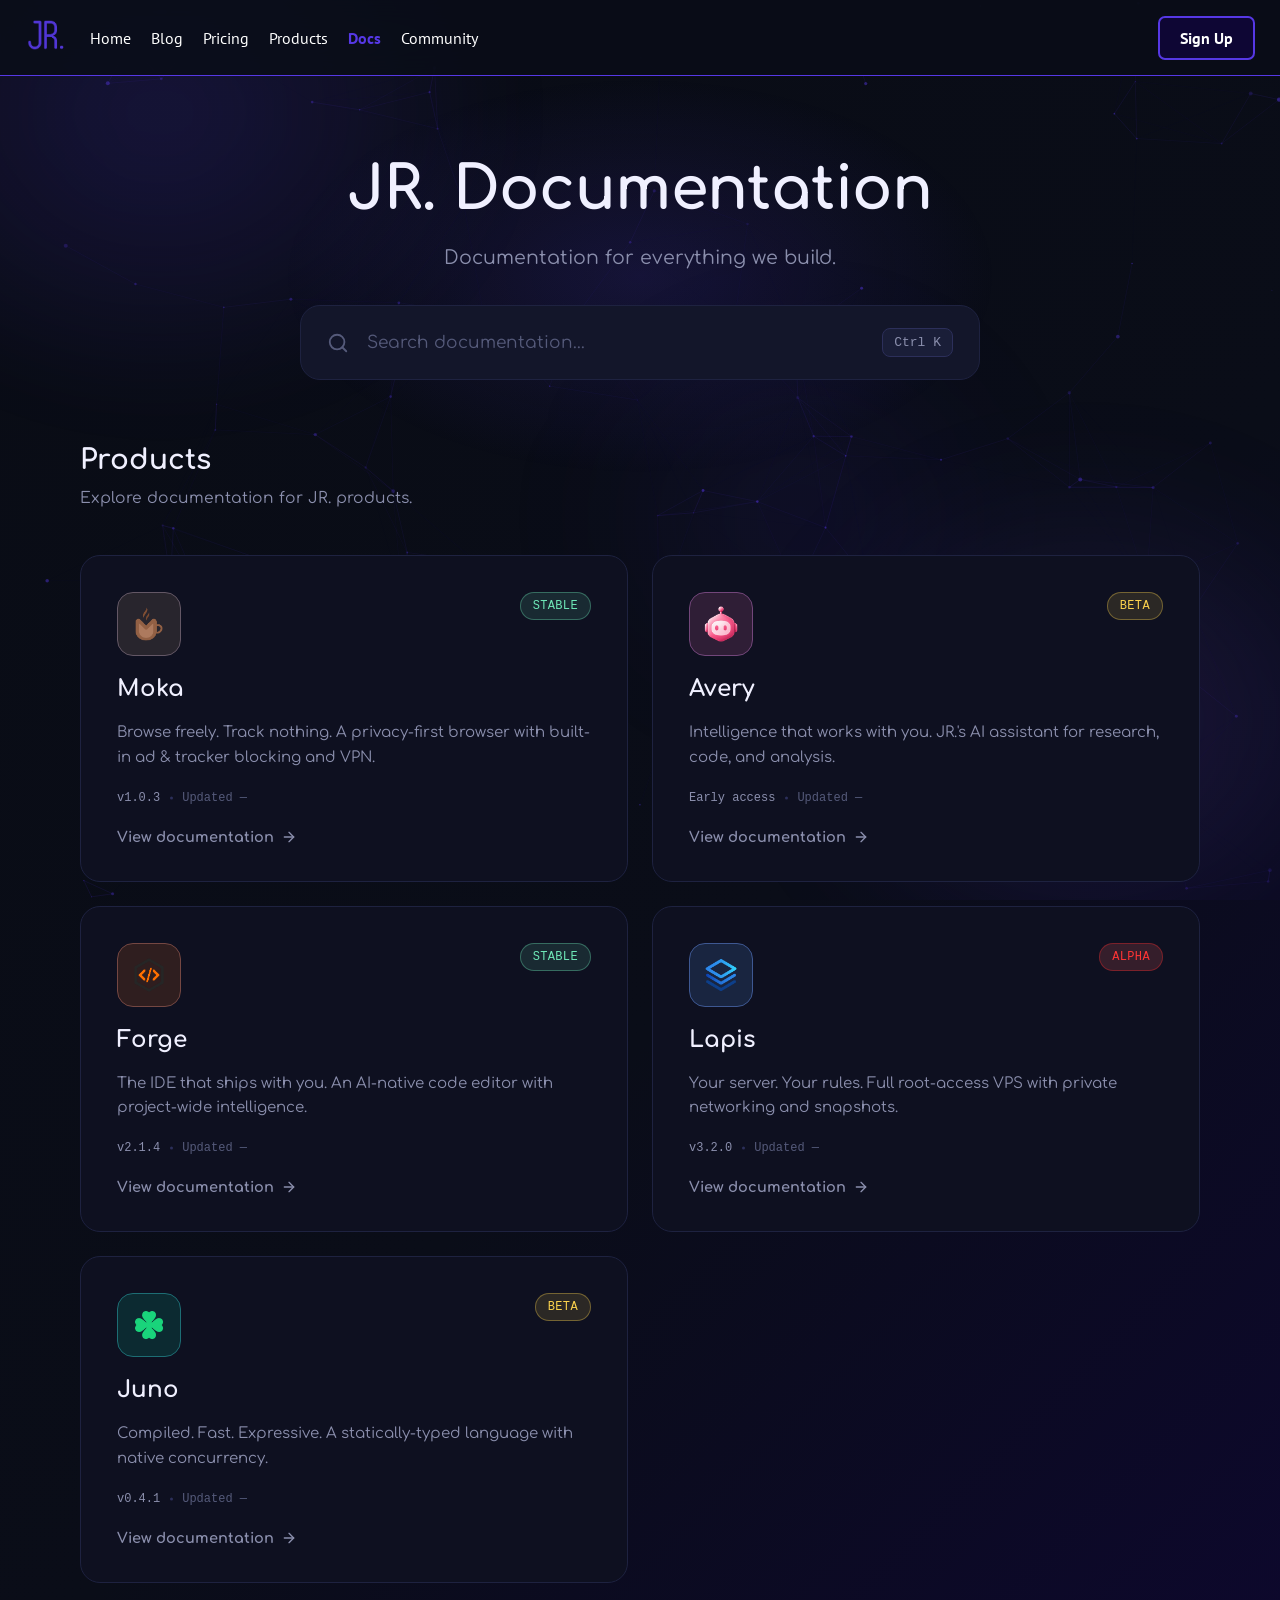
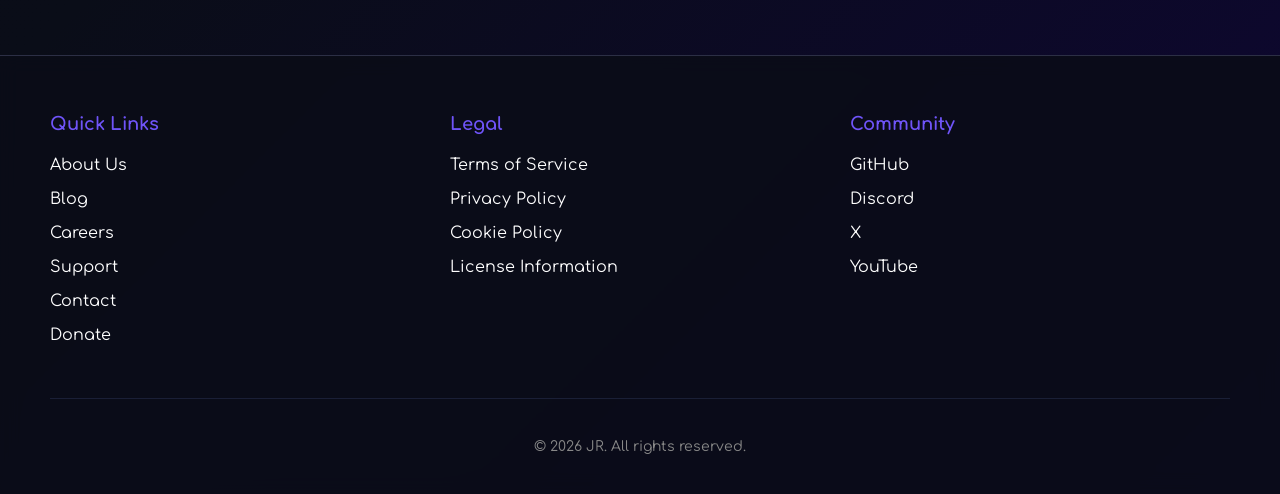
<file: index.html>
<!DOCTYPE html>
<html lang="en">
<head>
<meta charset="UTF-8">
<meta name="viewport" content="width=device-width, initial-scale=1.0">
<title>JR. Documentation</title>
<meta name="description" content="Documentation for everything JR. builds.">
<meta name="theme-color" content="#0A0D18">

<meta property="og:type" content="website">
<meta property="og:site_name" content="JR.">
<meta property="og:title" content="JR. Documentation">
<meta property="og:description" content="Documentation for everything we build.">
<meta property="og:url" content="https://docs.jrofficial.org/">
<meta property="og:image" content="https://jrofficial.org/assets/images/JR. Logo.png">

<meta name="twitter:card" content="summary">
<meta name="twitter:title" content="JR. Documentation">
<meta name="twitter:description" content="Documentation for everything we build.">
<meta name="twitter:image" content="https://jrofficial.org/assets/images/JR. Logo.png">

<link rel="icon" type="image/png" href="/assets/images/Favicon.png">
<link rel="shortcut icon" type="image/png" href="/assets/images/Favicon.png">
<link rel="apple-touch-icon" href="/assets/images/Favicon.png">
<link rel="preconnect" href="https://fonts.googleapis.com">
<link rel="preconnect" href="https://fonts.gstatic.com" crossorigin>
<link href="https://fonts.googleapis.com/css2?family=Comfortaa:wght@400;600;700&family=PT+Sans:wght@400;700&display=swap" rel="stylesheet">
<link rel="stylesheet" href="main.css">
<script src="main.js" defer></script>
</head>
<body>

<div class="stars" id="stars"><div class="orb-mid"></div></div>
<canvas id="constellation-canvas"></canvas>

<nav class="navbar">
    <div class="nav-left">
        <a href="https://jrofficial.org/"><img src="/assets/images/JR. Logo.png" alt="JR. Logo" class="logo"></a>
        <div class="nav-links" id="nav-links">
            <a href="https://jrofficial.org/">Home</a>
            <a href="https://jrofficial.org/blog">Blog</a>
            <a href="https://jrofficial.org/pricing">Pricing</a>
            <a href="https://jrofficial.org/products">Products</a>
            <a href="/" class="active">Docs</a>
            <a href="https://jrofficial.org/community">Community</a>
        </div>
    </div>
    <div class="signup-hamburger">
        <a href="https://jrofficial.org/signup" style="text-decoration:none"><button class="signup-btn">Sign Up</button></a>
        <div class="hamburger" id="hamburger" aria-label="Toggle menu" role="button" tabindex="0">
            <div></div><div></div><div></div>
        </div>
    </div>
</nav>

<main>
    <section class="hero">
        <div class="hero-inner">
            <h1>JR. Documentation</h1>
            <p>Documentation for everything we build.</p>
            <div class="search-bar" id="search">
                <svg viewBox="0 0 24 24" fill="none" stroke="currentColor" stroke-width="2" stroke-linecap="round" stroke-linejoin="round"><circle cx="11" cy="11" r="8"></circle><line x1="21" y1="21" x2="16.65" y2="16.65"></line></svg>
                <input type="text" id="doc-search" placeholder="Search documentation..." autocomplete="off">
                <span class="kbd" id="kbd-hint">⌘ K</span>
            </div>
        </div>
    </section>

    <section class="section">
        <div class="wrap">
            <div class="section-head">
                <h2>Products</h2>
                <p>Explore documentation for JR. products.</p>
            </div>

            <div class="product-grid">

                <a href="/docs/moka/" class="product-card" style="--accent:#C8A27A;--accent-glow:rgba(200,162,122,0.14);">
                    <div class="product-card-top">
                        <img class="product-icon" src="/assets/images/moka-logo.png" alt="">
                        <span class="status-badge stable">Stable</span>
                    </div>
                    <h3>Moka</h3>
                    <p class="desc">Browse freely. Track nothing. A privacy-first browser with built-in ad &amp; tracker blocking and VPN.</p>
                    <div class="card-meta">
                        <span class="version-tag">v1.0.3</span>
                        <span class="updated-tag">Updated —</span>
                    </div>
                    <span class="view-link">View documentation
                        <svg viewBox="0 0 24 24" fill="none" stroke="currentColor" stroke-width="2" stroke-linecap="round" stroke-linejoin="round"><line x1="5" y1="12" x2="19" y2="12"></line><polyline points="12 5 19 12 12 19"></polyline></svg>
                    </span>
                </a>

                <a href="/docs/avery/" class="product-card" style="--accent:#F472B6;--accent-glow:rgba(244,114,182,0.14);">
                    <div class="product-card-top">
                        <img class="product-icon" src="/assets/images/avery-logo.png" alt="">
                        <span class="status-badge beta">Beta</span>
                    </div>
                    <h3>Avery</h3>
                    <p class="desc">Intelligence that works with you. JR.'s AI assistant for research, code, and analysis.</p>
                    <div class="card-meta">
                        <span class="version-tag">Early access</span>
                        <span class="updated-tag">Updated —</span>
                    </div>
                    <span class="view-link">View documentation
                        <svg viewBox="0 0 24 24" fill="none" stroke="currentColor" stroke-width="2" stroke-linecap="round" stroke-linejoin="round"><line x1="5" y1="12" x2="19" y2="12"></line><polyline points="12 5 19 12 12 19"></polyline></svg>
                    </span>
                </a>

                <a href="/docs/forge/" class="product-card" style="--accent:#F97316;--accent-glow:rgba(249,115,22,0.14);">
                    <div class="product-card-top">
                        <img class="product-icon" src="/assets/images/forge-logo.png" alt="">
                        <span class="status-badge stable">Stable</span>
                    </div>
                    <h3>Forge</h3>
                    <p class="desc">The IDE that ships with you. An AI-native code editor with project-wide intelligence.</p>
                    <div class="card-meta">
                        <span class="version-tag">v2.1.4</span>
                        <span class="updated-tag">Updated —</span>
                    </div>
                    <span class="view-link">View documentation
                        <svg viewBox="0 0 24 24" fill="none" stroke="currentColor" stroke-width="2" stroke-linecap="round" stroke-linejoin="round"><line x1="5" y1="12" x2="19" y2="12"></line><polyline points="12 5 19 12 12 19"></polyline></svg>
                    </span>
                </a>

                <a href="/docs/lapis/" class="product-card" style="--accent:#60A5FA;--accent-glow:rgba(96,165,250,0.14);">
                    <div class="product-card-top">
                        <img class="product-icon" src="/assets/images/lapis-logo.png" alt="">
                        <span class="status-badge experimental">Alpha</span>
                    </div>
                    <h3>Lapis</h3>
                    <p class="desc">Your server. Your rules. Full root-access VPS with private networking and snapshots.</p>
                    <div class="card-meta">
                        <span class="version-tag">v3.2.0</span>
                        <span class="updated-tag">Updated —</span>
                    </div>
                    <span class="view-link">View documentation
                        <svg viewBox="0 0 24 24" fill="none" stroke="currentColor" stroke-width="2" stroke-linecap="round" stroke-linejoin="round"><line x1="5" y1="12" x2="19" y2="12"></line><polyline points="12 5 19 12 12 19"></polyline></svg>
                    </span>
                </a>

                <a href="/docs/juno/" class="product-card" style="--accent:#00E0A4;--accent-glow:rgba(0,200,150,0.14);">
                    <div class="product-card-top">
                        <img class="product-icon" src="/assets/images/juno-logo.png" alt="">
                        <span class="status-badge beta">Beta</span>
                    </div>
                    <h3>Juno</h3>
                    <p class="desc">Compiled. Fast. Expressive. A statically-typed language with native concurrency.</p>
                    <div class="card-meta">
                        <span class="version-tag">v0.4.1</span>
                        <span class="updated-tag">Updated —</span>
                    </div>
                    <span class="view-link">View documentation
                        <svg viewBox="0 0 24 24" fill="none" stroke="currentColor" stroke-width="2" stroke-linecap="round" stroke-linejoin="round"><line x1="5" y1="12" x2="19" y2="12"></line><polyline points="12 5 19 12 12 19"></polyline></svg>
                    </span>
                </a>

            </div>
        </div>
    </section>
</main>

<footer>
    <div class="footer-content">
        <div class="footer-section">
            <h3>Quick Links</h3>
            <div class="footer-links">
                <a href="#">About Us</a>
                <a href="https://jrofficial.org/blog">Blog</a>
                <a href="#">Careers</a>
                <a href="#">Support</a>
                <a href="#">Contact</a>
                <a href="https://ko-fi.com/jr_official" target="_blank" rel="noopener noreferrer">Donate</a>
            </div>
        </div>
        <div class="footer-section">
            <h3>Legal</h3>
            <div class="footer-links">
                <a href="#">Terms of Service</a>
                <a href="#">Privacy Policy</a>
                <a href="#">Cookie Policy</a>
                <a href="#">License Information</a>
            </div>
        </div>
        <div class="footer-section">
            <h3>Community</h3>
            <div class="footer-links">
                <a href="https://github.com/jr-official" target="_blank" rel="noopener noreferrer">GitHub</a>
                <a href="https://discord.gg/d4kfXDrcG8" target="_blank" rel="noopener noreferrer">Discord</a>
                <a href="https://x.com/jr_suite" target="_blank" rel="noopener noreferrer">X</a>
                <a href="https://youtube.com/@junior.software" target="_blank" rel="noopener noreferrer">YouTube</a>
            </div>
        </div>
    </div>
    <div class="footer-separator"></div>
    <div class="copyright">© 2026 JR. All rights reserved.</div>
</footer>

</body>
</html>
</file>
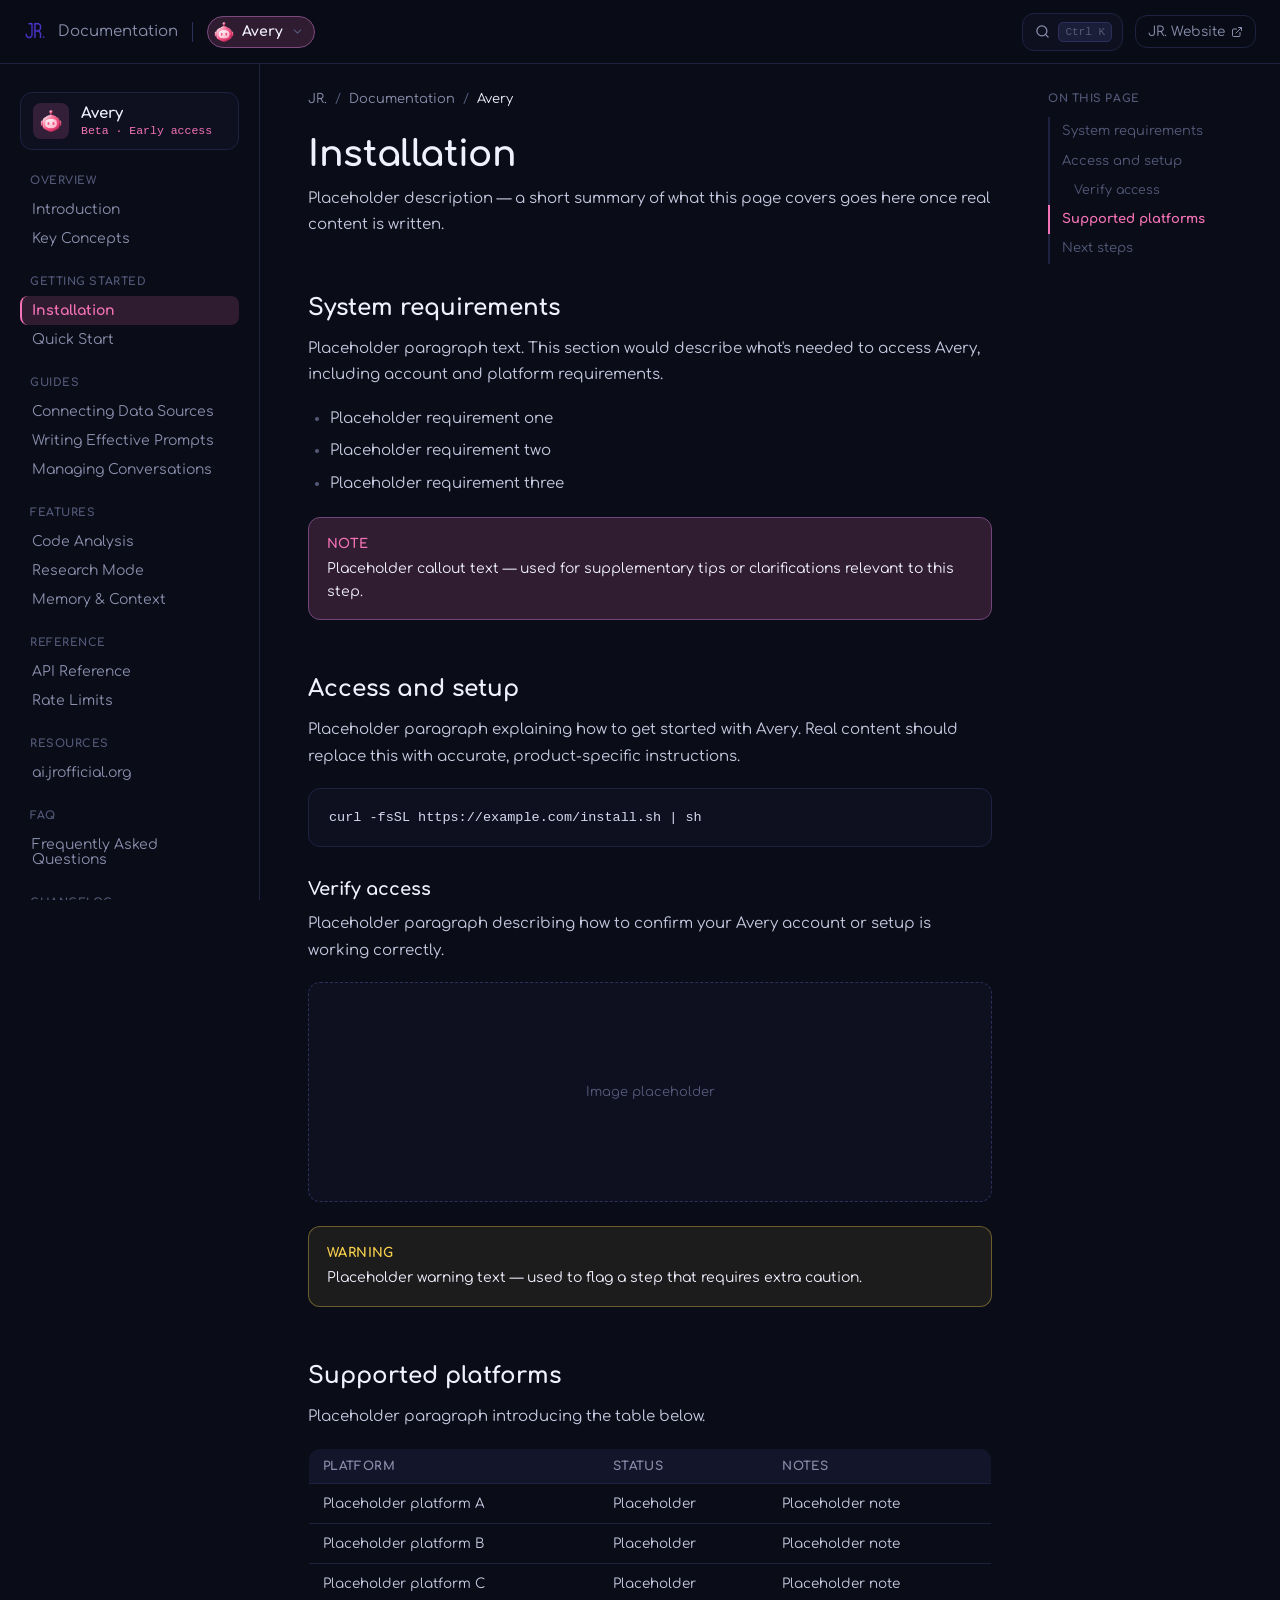
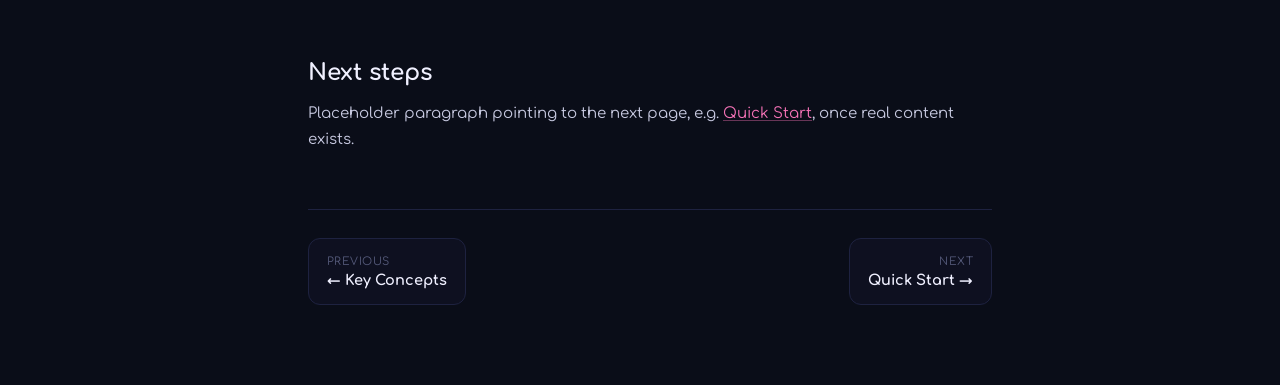
<file: docs/avery/index.html>
<!DOCTYPE html>
<html lang="en">
<head>
<meta charset="UTF-8">
<meta name="viewport" content="width=device-width, initial-scale=1.0">
<title>Installation · Avery Docs · JR.</title>
<meta name="description" content="Documentation for Avery, JR.'s AI assistant.">
<meta name="theme-color" content="#0A0D18">

<link rel="icon" type="image/png" href="/assets/images/Favicon.png">
<link rel="shortcut icon" type="image/png" href="/assets/images/Favicon.png">
<link rel="apple-touch-icon" href="/assets/images/Favicon.png">

<link rel="preconnect" href="https://fonts.googleapis.com">
<link rel="preconnect" href="https://fonts.gstatic.com" crossorigin>
<link href="https://fonts.googleapis.com/css2?family=Comfortaa:wght@400;600;700&family=PT+Sans:wght@400;700&display=swap" rel="stylesheet">
<link rel="stylesheet" href="../doc.css">
<script src="../doc.js" defer></script>
</head>
<body data-product="avery">

<header class="doc-topbar">
    <div class="topbar-left">
        <a class="topbar-brand" href="https://docs.jrofficial.org/">
            <img src="/assets/images/JR. Logo.png" alt="JR.">
            <span class="doc-label">Documentation</span>
        </a>
        <span class="topbar-sep"></span>
        <div class="product-switcher" id="product-switcher">
            <button class="product-chip" id="product-chip-btn" type="button" aria-haspopup="true" aria-expanded="false">
                <img src="/assets/images/avery-logo.png" alt="">
                <span>Avery</span>
                <svg class="chevron" viewBox="0 0 24 24" fill="none" stroke="currentColor" stroke-width="2" stroke-linecap="round" stroke-linejoin="round"><polyline points="6 9 12 15 18 9"></polyline></svg>
            </button>
            <div class="product-dropdown" id="product-dropdown"></div>
        </div>
    </div>
    <div class="topbar-right">
        <button class="search-btn" id="search-btn" type="button">
            <svg viewBox="0 0 24 24" fill="none" stroke="currentColor" stroke-width="2" stroke-linecap="round" stroke-linejoin="round"><circle cx="11" cy="11" r="8"></circle><line x1="21" y1="21" x2="16.65" y2="16.65"></line></svg>
            <span class="search-label">Search</span>
            <span class="kbd" id="kbd-hint">⌘K</span>
        </button>
        <a class="site-link" href="https://jrofficial.org">
            <span class="site-link-text">JR. Website</span>
            <svg viewBox="0 0 24 24" fill="none" stroke="currentColor" stroke-width="2" stroke-linecap="round" stroke-linejoin="round"><path d="M18 13v6a2 2 0 0 1-2 2H5a2 2 0 0 1-2-2V8a2 2 0 0 1 2-2h6"></path><polyline points="15 3 21 3 21 9"></polyline><line x1="10" y1="14" x2="21" y2="3"></line></svg>
        </a>
        <button class="menu-btn" id="menu-btn" type="button" aria-label="Toggle navigation">
            <svg viewBox="0 0 24 24" fill="none" stroke="currentColor" stroke-width="2" stroke-linecap="round" stroke-linejoin="round"><line x1="3" y1="6" x2="21" y2="6"></line><line x1="3" y1="12" x2="21" y2="12"></line><line x1="3" y1="18" x2="21" y2="18"></line></svg>
        </button>
    </div>
</header>

<div class="sidebar-backdrop" id="sidebar-backdrop"></div>

<div class="doc-layout">

    <aside class="doc-sidebar" id="doc-sidebar">
        <div class="sidebar-product">
            <img class="sidebar-product-icon" src="/assets/images/avery-logo.png" alt="">
            <div>
                <div class="sidebar-product-name">Avery</div>
                <div class="sidebar-product-status">Beta · Early access</div>
            </div>
        </div>

        <nav class="sidebar-nav">
            <div class="nav-group">
                <div class="nav-group-title">Overview</div>
                <a href="#" class="nav-link">Introduction</a>
                <a href="#" class="nav-link">Key Concepts</a>
            </div>

            <div class="nav-group">
                <div class="nav-group-title">Getting Started</div>
                <a href="#" class="nav-link active">Installation</a>
                <a href="#" class="nav-link">Quick Start</a>
            </div>

            <div class="nav-group">
                <div class="nav-group-title">Guides</div>
                <a href="#" class="nav-link">Connecting Data Sources</a>
                <a href="#" class="nav-link">Writing Effective Prompts</a>
                <a href="#" class="nav-link">Managing Conversations</a>
            </div>

            <div class="nav-group">
                <div class="nav-group-title">Features</div>
                <a href="#" class="nav-link">Code Analysis</a>
                <a href="#" class="nav-link">Research Mode</a>
                <a href="#" class="nav-link">Memory &amp; Context</a>
            </div>

            <div class="nav-group">
                <div class="nav-group-title">Reference</div>
                <a href="#" class="nav-link">API Reference</a>
                <a href="#" class="nav-link">Rate Limits</a>
            </div>

            <div class="nav-group">
                <div class="nav-group-title">Resources</div>
                <a href="#" class="nav-link">ai.jrofficial.org</a>
            </div>

            <div class="nav-group">
                <div class="nav-group-title">FAQ</div>
                <a href="#" class="nav-link">Frequently Asked Questions</a>
            </div>

            <div class="nav-group">
                <div class="nav-group-title">Changelog</div>
                <a href="#" class="nav-link">Release Notes</a>
            </div>
        </nav>
    </aside>

    <main class="doc-content">
        <nav class="breadcrumb">
            <a href="https://jrofficial.org">JR.</a>
            <span>/</span>
            <a href="https://docs.jrofficial.org/">Documentation</a>
            <span>/</span>
            <span class="current">Avery</span>
        </nav>

        <article class="doc-article">
            <h1>Installation</h1>
            <p class="doc-lead">Placeholder description — a short summary of what this page covers goes here once real content is written.</p>

            <h2 id="system-requirements">System requirements</h2>
            <p>Placeholder paragraph text. This section would describe what's needed to access Avery, including account and platform requirements.</p>
            <ul>
                <li>Placeholder requirement one</li>
                <li>Placeholder requirement two</li>
                <li>Placeholder requirement three</li>
            </ul>

            <div class="callout callout-info">
                <div>
                    <strong>Note</strong>
                    Placeholder callout text — used for supplementary tips or clarifications relevant to this step.
                </div>
            </div>

            <h2 id="download-and-install">Access and setup</h2>
            <p>Placeholder paragraph explaining how to get started with Avery. Real content should replace this with accurate, product-specific instructions.</p>

            <pre><code>curl -fsSL https://example.com/install.sh | sh</code></pre>

            <h3 id="verify-the-install">Verify access</h3>
            <p>Placeholder paragraph describing how to confirm your Avery account or setup is working correctly.</p>

            <div class="img-placeholder">Image placeholder</div>

            <div class="callout callout-warning">
                <div>
                    <strong>Warning</strong>
                    Placeholder warning text — used to flag a step that requires extra caution.
                </div>
            </div>

            <h2 id="supported-platforms">Supported platforms</h2>
            <p>Placeholder paragraph introducing the table below.</p>

            <table>
                <thead>
                    <tr>
                        <th>Platform</th>
                        <th>Status</th>
                        <th>Notes</th>
                    </tr>
                </thead>
                <tbody>
                    <tr>
                        <td>Placeholder platform A</td>
                        <td>Placeholder</td>
                        <td>Placeholder note</td>
                    </tr>
                    <tr>
                        <td>Placeholder platform B</td>
                        <td>Placeholder</td>
                        <td>Placeholder note</td>
                    </tr>
                    <tr>
                        <td>Placeholder platform C</td>
                        <td>Placeholder</td>
                        <td>Placeholder note</td>
                    </tr>
                </tbody>
            </table>

            <h2 id="next-steps">Next steps</h2>
            <p>Placeholder paragraph pointing to the next page, e.g. <a href="#">Quick Start</a>, once real content exists.</p>
        </article>

        <div class="doc-pagenav">
            <a href="#" class="pagenav-link prev">
                <span class="pagenav-label">Previous</span>
                <span class="pagenav-title">← Key Concepts</span>
            </a>
            <a href="#" class="pagenav-link next">
                <span class="pagenav-label">Next</span>
                <span class="pagenav-title">Quick Start →</span>
            </a>
        </div>
    </main>

    <aside class="doc-toc">
        <div class="toc-title">On this page</div>
        <nav id="toc-nav"></nav>
    </aside>

</div>

</body>
</html>
</file>
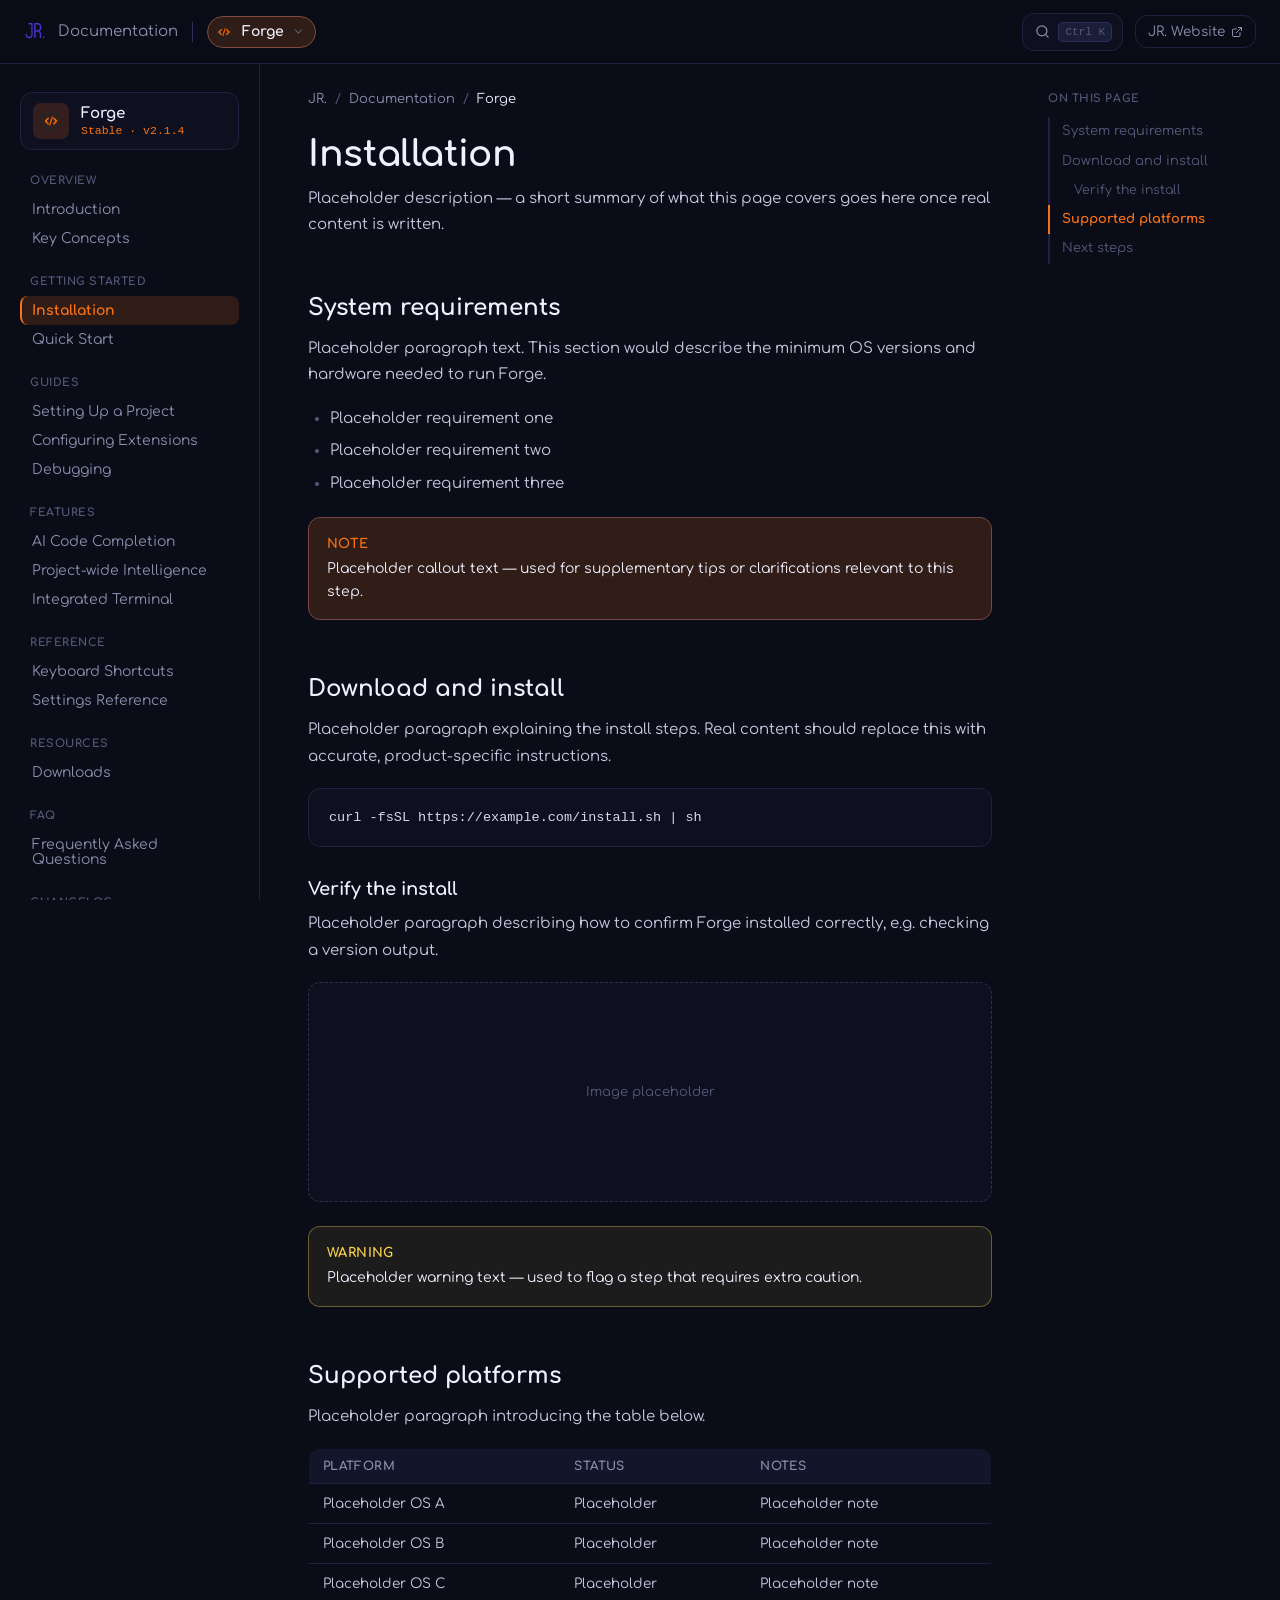
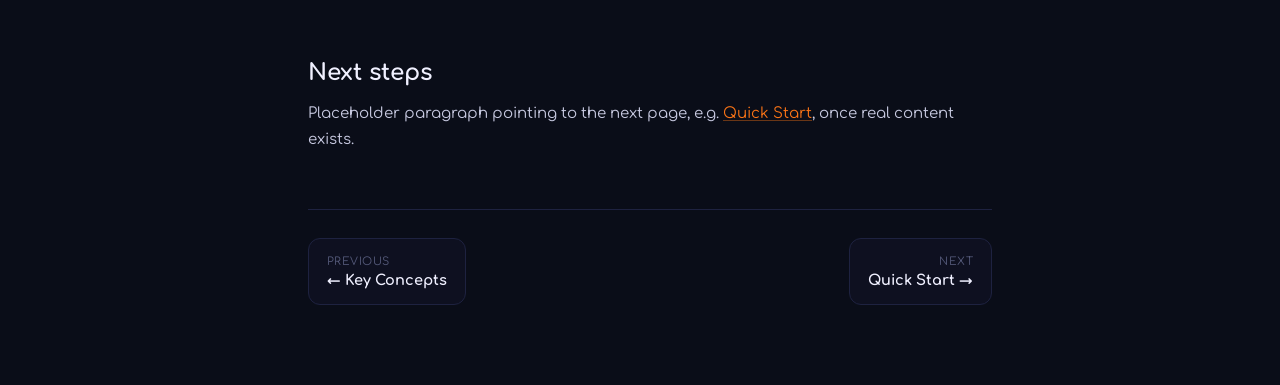
<file: docs/forge/index.html>
<!DOCTYPE html>
<html lang="en">
<head>
<meta charset="UTF-8">
<meta name="viewport" content="width=device-width, initial-scale=1.0">
<title>Installation · Forge Docs · JR.</title>
<meta name="description" content="Documentation for Forge, JR.'s AI-native code editor.">
<meta name="theme-color" content="#0A0D18">

<link rel="icon" type="image/png" href="/assets/images/Favicon.png">
<link rel="shortcut icon" type="image/png" href="/assets/images/Favicon.png">
<link rel="apple-touch-icon" href="/assets/images/Favicon.png">

<link rel="preconnect" href="https://fonts.googleapis.com">
<link rel="preconnect" href="https://fonts.gstatic.com" crossorigin>
<link href="https://fonts.googleapis.com/css2?family=Comfortaa:wght@400;600;700&family=PT+Sans:wght@400;700&display=swap" rel="stylesheet">
<link rel="stylesheet" href="../doc.css">
<script src="../doc.js" defer></script>
</head>
<body data-product="forge">

<header class="doc-topbar">
    <div class="topbar-left">
        <a class="topbar-brand" href="https://docs.jrofficial.org/">
            <img src="/assets/images/JR. Logo.png" alt="JR.">
            <span class="doc-label">Documentation</span>
        </a>
        <span class="topbar-sep"></span>
        <div class="product-switcher" id="product-switcher">
            <button class="product-chip" id="product-chip-btn" type="button" aria-haspopup="true" aria-expanded="false">
                <img src="/assets/images/forge-logo.png" alt="">
                <span>Forge</span>
                <svg class="chevron" viewBox="0 0 24 24" fill="none" stroke="currentColor" stroke-width="2" stroke-linecap="round" stroke-linejoin="round"><polyline points="6 9 12 15 18 9"></polyline></svg>
            </button>
            <div class="product-dropdown" id="product-dropdown"></div>
        </div>
    </div>
    <div class="topbar-right">
        <button class="search-btn" id="search-btn" type="button">
            <svg viewBox="0 0 24 24" fill="none" stroke="currentColor" stroke-width="2" stroke-linecap="round" stroke-linejoin="round"><circle cx="11" cy="11" r="8"></circle><line x1="21" y1="21" x2="16.65" y2="16.65"></line></svg>
            <span class="search-label">Search</span>
            <span class="kbd" id="kbd-hint">⌘K</span>
        </button>
        <a class="site-link" href="https://jrofficial.org">
            <span class="site-link-text">JR. Website</span>
            <svg viewBox="0 0 24 24" fill="none" stroke="currentColor" stroke-width="2" stroke-linecap="round" stroke-linejoin="round"><path d="M18 13v6a2 2 0 0 1-2 2H5a2 2 0 0 1-2-2V8a2 2 0 0 1 2-2h6"></path><polyline points="15 3 21 3 21 9"></polyline><line x1="10" y1="14" x2="21" y2="3"></line></svg>
        </a>
        <button class="menu-btn" id="menu-btn" type="button" aria-label="Toggle navigation">
            <svg viewBox="0 0 24 24" fill="none" stroke="currentColor" stroke-width="2" stroke-linecap="round" stroke-linejoin="round"><line x1="3" y1="6" x2="21" y2="6"></line><line x1="3" y1="12" x2="21" y2="12"></line><line x1="3" y1="18" x2="21" y2="18"></line></svg>
        </button>
    </div>
</header>

<div class="sidebar-backdrop" id="sidebar-backdrop"></div>

<div class="doc-layout">

    <aside class="doc-sidebar" id="doc-sidebar">
        <div class="sidebar-product">
            <img class="sidebar-product-icon" src="/assets/images/forge-logo.png" alt="">
            <div>
                <div class="sidebar-product-name">Forge</div>
                <div class="sidebar-product-status">Stable · v2.1.4</div>
            </div>
        </div>

        <nav class="sidebar-nav">
            <div class="nav-group">
                <div class="nav-group-title">Overview</div>
                <a href="#" class="nav-link">Introduction</a>
                <a href="#" class="nav-link">Key Concepts</a>
            </div>

            <div class="nav-group">
                <div class="nav-group-title">Getting Started</div>
                <a href="#" class="nav-link active">Installation</a>
                <a href="#" class="nav-link">Quick Start</a>
            </div>

            <div class="nav-group">
                <div class="nav-group-title">Guides</div>
                <a href="#" class="nav-link">Setting Up a Project</a>
                <a href="#" class="nav-link">Configuring Extensions</a>
                <a href="#" class="nav-link">Debugging</a>
            </div>

            <div class="nav-group">
                <div class="nav-group-title">Features</div>
                <a href="#" class="nav-link">AI Code Completion</a>
                <a href="#" class="nav-link">Project-wide Intelligence</a>
                <a href="#" class="nav-link">Integrated Terminal</a>
            </div>

            <div class="nav-group">
                <div class="nav-group-title">Reference</div>
                <a href="#" class="nav-link">Keyboard Shortcuts</a>
                <a href="#" class="nav-link">Settings Reference</a>
            </div>

            <div class="nav-group">
                <div class="nav-group-title">Resources</div>
                <a href="#" class="nav-link">Downloads</a>
            </div>

            <div class="nav-group">
                <div class="nav-group-title">FAQ</div>
                <a href="#" class="nav-link">Frequently Asked Questions</a>
            </div>

            <div class="nav-group">
                <div class="nav-group-title">Changelog</div>
                <a href="#" class="nav-link">Release Notes</a>
            </div>
        </nav>
    </aside>

    <main class="doc-content">
        <nav class="breadcrumb">
            <a href="https://jrofficial.org">JR.</a>
            <span>/</span>
            <a href="https://docs.jrofficial.org/">Documentation</a>
            <span>/</span>
            <span class="current">Forge</span>
        </nav>

        <article class="doc-article">
            <h1>Installation</h1>
            <p class="doc-lead">Placeholder description — a short summary of what this page covers goes here once real content is written.</p>

            <h2 id="system-requirements">System requirements</h2>
            <p>Placeholder paragraph text. This section would describe the minimum OS versions and hardware needed to run Forge.</p>
            <ul>
                <li>Placeholder requirement one</li>
                <li>Placeholder requirement two</li>
                <li>Placeholder requirement three</li>
            </ul>

            <div class="callout callout-info">
                <div>
                    <strong>Note</strong>
                    Placeholder callout text — used for supplementary tips or clarifications relevant to this step.
                </div>
            </div>

            <h2 id="download-and-install">Download and install</h2>
            <p>Placeholder paragraph explaining the install steps. Real content should replace this with accurate, product-specific instructions.</p>

            <pre><code>curl -fsSL https://example.com/install.sh | sh</code></pre>

            <h3 id="verify-the-install">Verify the install</h3>
            <p>Placeholder paragraph describing how to confirm Forge installed correctly, e.g. checking a version output.</p>

            <div class="img-placeholder">Image placeholder</div>

            <div class="callout callout-warning">
                <div>
                    <strong>Warning</strong>
                    Placeholder warning text — used to flag a step that requires extra caution.
                </div>
            </div>

            <h2 id="supported-platforms">Supported platforms</h2>
            <p>Placeholder paragraph introducing the table below.</p>

            <table>
                <thead>
                    <tr>
                        <th>Platform</th>
                        <th>Status</th>
                        <th>Notes</th>
                    </tr>
                </thead>
                <tbody>
                    <tr>
                        <td>Placeholder OS A</td>
                        <td>Placeholder</td>
                        <td>Placeholder note</td>
                    </tr>
                    <tr>
                        <td>Placeholder OS B</td>
                        <td>Placeholder</td>
                        <td>Placeholder note</td>
                    </tr>
                    <tr>
                        <td>Placeholder OS C</td>
                        <td>Placeholder</td>
                        <td>Placeholder note</td>
                    </tr>
                </tbody>
            </table>

            <h2 id="next-steps">Next steps</h2>
            <p>Placeholder paragraph pointing to the next page, e.g. <a href="#">Quick Start</a>, once real content exists.</p>
        </article>

        <div class="doc-pagenav">
            <a href="#" class="pagenav-link prev">
                <span class="pagenav-label">Previous</span>
                <span class="pagenav-title">← Key Concepts</span>
            </a>
            <a href="#" class="pagenav-link next">
                <span class="pagenav-label">Next</span>
                <span class="pagenav-title">Quick Start →</span>
            </a>
        </div>
    </main>

    <aside class="doc-toc">
        <div class="toc-title">On this page</div>
        <nav id="toc-nav"></nav>
    </aside>

</div>

</body>
</html>
</file>
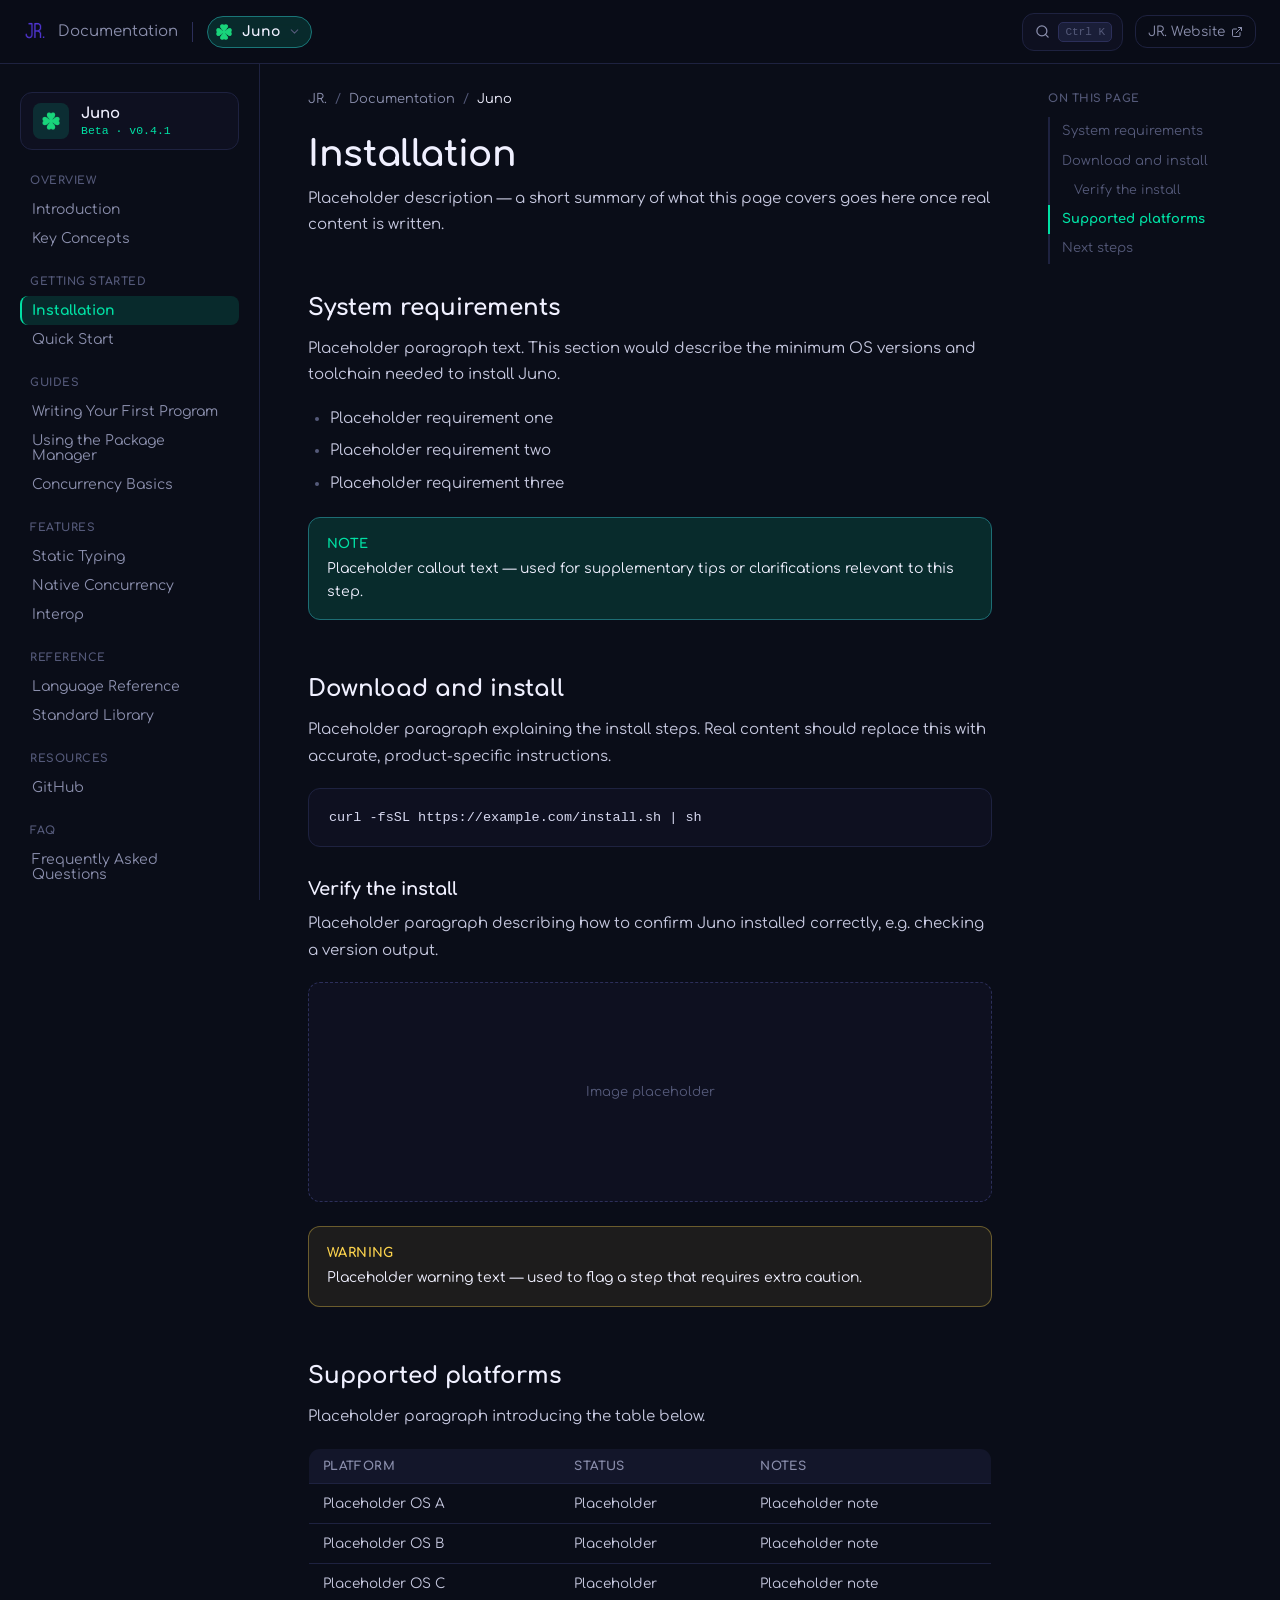
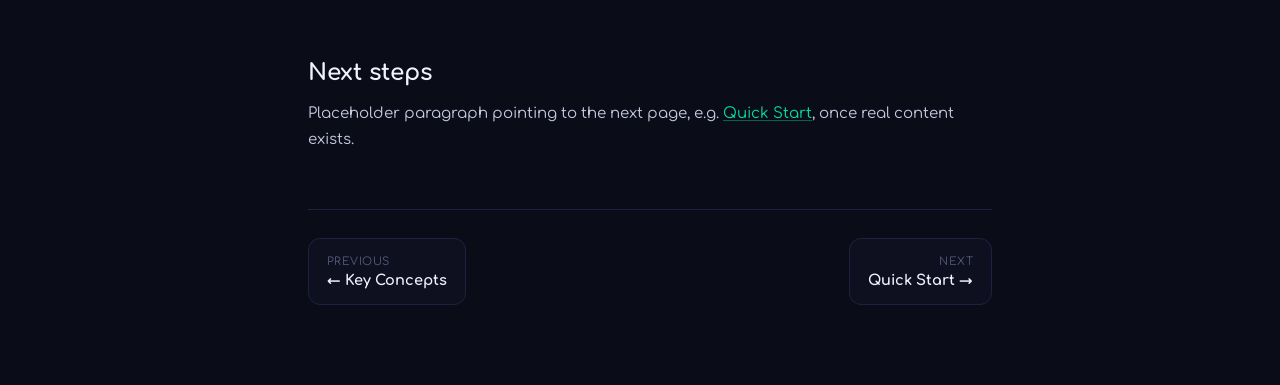
<file: docs/juno/index.html>
<!DOCTYPE html>
<html lang="en">
<head>
<meta charset="UTF-8">
<meta name="viewport" content="width=device-width, initial-scale=1.0">
<title>Installation · Juno Docs · JR.</title>
<meta name="description" content="Documentation for Juno, JR.'s statically-typed language.">
<meta name="theme-color" content="#0A0D18">

<link rel="icon" type="image/png" href="/assets/images/Favicon.png">
<link rel="shortcut icon" type="image/png" href="/assets/images/Favicon.png">
<link rel="apple-touch-icon" href="/assets/images/Favicon.png">

<link rel="preconnect" href="https://fonts.googleapis.com">
<link rel="preconnect" href="https://fonts.gstatic.com" crossorigin>
<link href="https://fonts.googleapis.com/css2?family=Comfortaa:wght@400;600;700&family=PT+Sans:wght@400;700&display=swap" rel="stylesheet">
<link rel="stylesheet" href="../doc.css">
<script src="../doc.js" defer></script>
</head>
<body data-product="juno">

<header class="doc-topbar">
    <div class="topbar-left">
        <a class="topbar-brand" href="https://docs.jrofficial.org/">
            <img src="/assets/images/JR. Logo.png" alt="JR.">
            <span class="doc-label">Documentation</span>
        </a>
        <span class="topbar-sep"></span>
        <div class="product-switcher" id="product-switcher">
            <button class="product-chip" id="product-chip-btn" type="button" aria-haspopup="true" aria-expanded="false">
                <img src="/assets/images/juno-logo.png" alt="">
                <span>Juno</span>
                <svg class="chevron" viewBox="0 0 24 24" fill="none" stroke="currentColor" stroke-width="2" stroke-linecap="round" stroke-linejoin="round"><polyline points="6 9 12 15 18 9"></polyline></svg>
            </button>
            <div class="product-dropdown" id="product-dropdown"></div>
        </div>
    </div>
    <div class="topbar-right">
        <button class="search-btn" id="search-btn" type="button">
            <svg viewBox="0 0 24 24" fill="none" stroke="currentColor" stroke-width="2" stroke-linecap="round" stroke-linejoin="round"><circle cx="11" cy="11" r="8"></circle><line x1="21" y1="21" x2="16.65" y2="16.65"></line></svg>
            <span class="search-label">Search</span>
            <span class="kbd" id="kbd-hint">⌘K</span>
        </button>
        <a class="site-link" href="https://jrofficial.org">
            <span class="site-link-text">JR. Website</span>
            <svg viewBox="0 0 24 24" fill="none" stroke="currentColor" stroke-width="2" stroke-linecap="round" stroke-linejoin="round"><path d="M18 13v6a2 2 0 0 1-2 2H5a2 2 0 0 1-2-2V8a2 2 0 0 1 2-2h6"></path><polyline points="15 3 21 3 21 9"></polyline><line x1="10" y1="14" x2="21" y2="3"></line></svg>
        </a>
        <button class="menu-btn" id="menu-btn" type="button" aria-label="Toggle navigation">
            <svg viewBox="0 0 24 24" fill="none" stroke="currentColor" stroke-width="2" stroke-linecap="round" stroke-linejoin="round"><line x1="3" y1="6" x2="21" y2="6"></line><line x1="3" y1="12" x2="21" y2="12"></line><line x1="3" y1="18" x2="21" y2="18"></line></svg>
        </button>
    </div>
</header>

<div class="sidebar-backdrop" id="sidebar-backdrop"></div>

<div class="doc-layout">

    <aside class="doc-sidebar" id="doc-sidebar">
        <div class="sidebar-product">
            <img class="sidebar-product-icon" src="/assets/images/juno-logo.png" alt="">
            <div>
                <div class="sidebar-product-name">Juno</div>
                <div class="sidebar-product-status">Beta · v0.4.1</div>
            </div>
        </div>

        <nav class="sidebar-nav">
            <div class="nav-group">
                <div class="nav-group-title">Overview</div>
                <a href="#" class="nav-link">Introduction</a>
                <a href="#" class="nav-link">Key Concepts</a>
            </div>

            <div class="nav-group">
                <div class="nav-group-title">Getting Started</div>
                <a href="#" class="nav-link active">Installation</a>
                <a href="#" class="nav-link">Quick Start</a>
            </div>

            <div class="nav-group">
                <div class="nav-group-title">Guides</div>
                <a href="#" class="nav-link">Writing Your First Program</a>
                <a href="#" class="nav-link">Using the Package Manager</a>
                <a href="#" class="nav-link">Concurrency Basics</a>
            </div>

            <div class="nav-group">
                <div class="nav-group-title">Features</div>
                <a href="#" class="nav-link">Static Typing</a>
                <a href="#" class="nav-link">Native Concurrency</a>
                <a href="#" class="nav-link">Interop</a>
            </div>

            <div class="nav-group">
                <div class="nav-group-title">Reference</div>
                <a href="#" class="nav-link">Language Reference</a>
                <a href="#" class="nav-link">Standard Library</a>
            </div>

            <div class="nav-group">
                <div class="nav-group-title">Resources</div>
                <a href="#" class="nav-link">GitHub</a>
            </div>

            <div class="nav-group">
                <div class="nav-group-title">FAQ</div>
                <a href="#" class="nav-link">Frequently Asked Questions</a>
            </div>

            <div class="nav-group">
                <div class="nav-group-title">Changelog</div>
                <a href="#" class="nav-link">Release Notes</a>
            </div>
        </nav>
    </aside>

    <main class="doc-content">
        <nav class="breadcrumb">
            <a href="https://jrofficial.org">JR.</a>
            <span>/</span>
            <a href="https://docs.jrofficial.org/">Documentation</a>
            <span>/</span>
            <span class="current">Juno</span>
        </nav>

        <article class="doc-article">
            <h1>Installation</h1>
            <p class="doc-lead">Placeholder description — a short summary of what this page covers goes here once real content is written.</p>

            <h2 id="system-requirements">System requirements</h2>
            <p>Placeholder paragraph text. This section would describe the minimum OS versions and toolchain needed to install Juno.</p>
            <ul>
                <li>Placeholder requirement one</li>
                <li>Placeholder requirement two</li>
                <li>Placeholder requirement three</li>
            </ul>

            <div class="callout callout-info">
                <div>
                    <strong>Note</strong>
                    Placeholder callout text — used for supplementary tips or clarifications relevant to this step.
                </div>
            </div>

            <h2 id="download-and-install">Download and install</h2>
            <p>Placeholder paragraph explaining the install steps. Real content should replace this with accurate, product-specific instructions.</p>

            <pre><code>curl -fsSL https://example.com/install.sh | sh</code></pre>

            <h3 id="verify-the-install">Verify the install</h3>
            <p>Placeholder paragraph describing how to confirm Juno installed correctly, e.g. checking a version output.</p>

            <div class="img-placeholder">Image placeholder</div>

            <div class="callout callout-warning">
                <div>
                    <strong>Warning</strong>
                    Placeholder warning text — used to flag a step that requires extra caution.
                </div>
            </div>

            <h2 id="supported-platforms">Supported platforms</h2>
            <p>Placeholder paragraph introducing the table below.</p>

            <table>
                <thead>
                    <tr>
                        <th>Platform</th>
                        <th>Status</th>
                        <th>Notes</th>
                    </tr>
                </thead>
                <tbody>
                    <tr>
                        <td>Placeholder OS A</td>
                        <td>Placeholder</td>
                        <td>Placeholder note</td>
                    </tr>
                    <tr>
                        <td>Placeholder OS B</td>
                        <td>Placeholder</td>
                        <td>Placeholder note</td>
                    </tr>
                    <tr>
                        <td>Placeholder OS C</td>
                        <td>Placeholder</td>
                        <td>Placeholder note</td>
                    </tr>
                </tbody>
            </table>

            <h2 id="next-steps">Next steps</h2>
            <p>Placeholder paragraph pointing to the next page, e.g. <a href="#">Quick Start</a>, once real content exists.</p>
        </article>

        <div class="doc-pagenav">
            <a href="#" class="pagenav-link prev">
                <span class="pagenav-label">Previous</span>
                <span class="pagenav-title">← Key Concepts</span>
            </a>
            <a href="#" class="pagenav-link next">
                <span class="pagenav-label">Next</span>
                <span class="pagenav-title">Quick Start →</span>
            </a>
        </div>
    </main>

    <aside class="doc-toc">
        <div class="toc-title">On this page</div>
        <nav id="toc-nav"></nav>
    </aside>

</div>

</body>
</html>
</file>
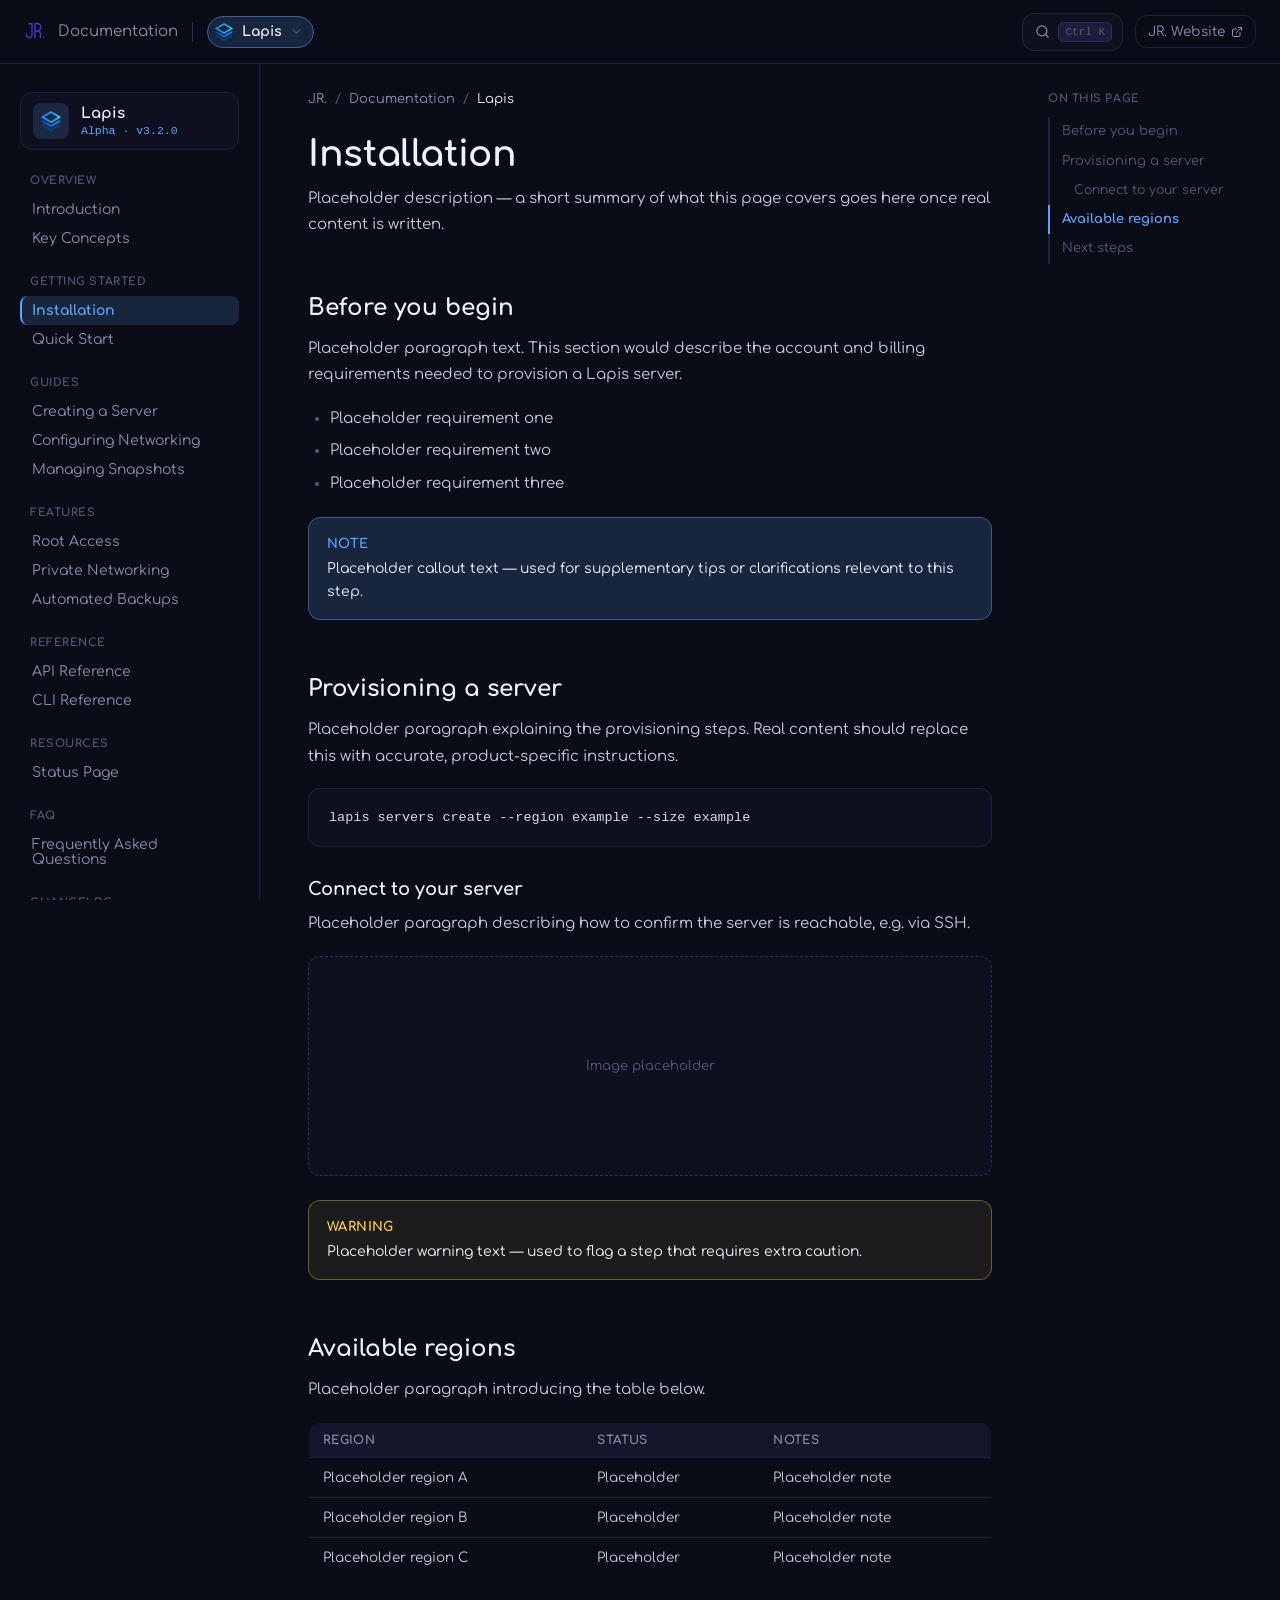
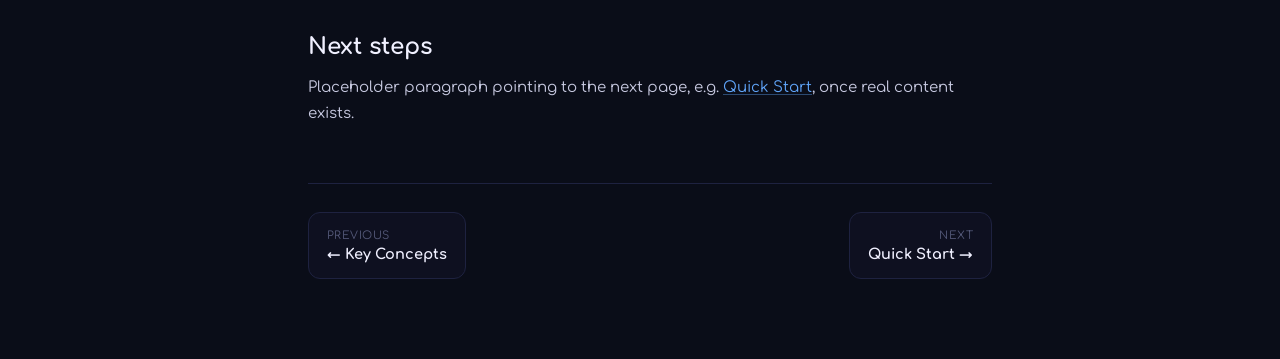
<file: docs/lapis/index.html>
<!DOCTYPE html>
<html lang="en">
<head>
<meta charset="UTF-8">
<meta name="viewport" content="width=device-width, initial-scale=1.0">
<title>Installation · Lapis Docs · JR.</title>
<meta name="description" content="Documentation for Lapis, JR.'s VPS platform.">
<meta name="theme-color" content="#0A0D18">

<link rel="icon" type="image/png" href="/assets/images/Favicon.png">
<link rel="shortcut icon" type="image/png" href="/assets/images/Favicon.png">
<link rel="apple-touch-icon" href="/assets/images/Favicon.png">

<link rel="preconnect" href="https://fonts.googleapis.com">
<link rel="preconnect" href="https://fonts.gstatic.com" crossorigin>
<link href="https://fonts.googleapis.com/css2?family=Comfortaa:wght@400;600;700&family=PT+Sans:wght@400;700&display=swap" rel="stylesheet">
<link rel="stylesheet" href="../doc.css">
<script src="../doc.js" defer></script>
</head>
<body data-product="lapis">

<header class="doc-topbar">
    <div class="topbar-left">
        <a class="topbar-brand" href="https://docs.jrofficial.org/">
            <img src="/assets/images/JR. Logo.png" alt="JR.">
            <span class="doc-label">Documentation</span>
        </a>
        <span class="topbar-sep"></span>
        <div class="product-switcher" id="product-switcher">
            <button class="product-chip" id="product-chip-btn" type="button" aria-haspopup="true" aria-expanded="false">
                <img src="/assets/images/lapis-logo.png" alt="">
                <span>Lapis</span>
                <svg class="chevron" viewBox="0 0 24 24" fill="none" stroke="currentColor" stroke-width="2" stroke-linecap="round" stroke-linejoin="round"><polyline points="6 9 12 15 18 9"></polyline></svg>
            </button>
            <div class="product-dropdown" id="product-dropdown"></div>
        </div>
    </div>
    <div class="topbar-right">
        <button class="search-btn" id="search-btn" type="button">
            <svg viewBox="0 0 24 24" fill="none" stroke="currentColor" stroke-width="2" stroke-linecap="round" stroke-linejoin="round"><circle cx="11" cy="11" r="8"></circle><line x1="21" y1="21" x2="16.65" y2="16.65"></line></svg>
            <span class="search-label">Search</span>
            <span class="kbd" id="kbd-hint">⌘K</span>
        </button>
        <a class="site-link" href="https://jrofficial.org">
            <span class="site-link-text">JR. Website</span>
            <svg viewBox="0 0 24 24" fill="none" stroke="currentColor" stroke-width="2" stroke-linecap="round" stroke-linejoin="round"><path d="M18 13v6a2 2 0 0 1-2 2H5a2 2 0 0 1-2-2V8a2 2 0 0 1 2-2h6"></path><polyline points="15 3 21 3 21 9"></polyline><line x1="10" y1="14" x2="21" y2="3"></line></svg>
        </a>
        <button class="menu-btn" id="menu-btn" type="button" aria-label="Toggle navigation">
            <svg viewBox="0 0 24 24" fill="none" stroke="currentColor" stroke-width="2" stroke-linecap="round" stroke-linejoin="round"><line x1="3" y1="6" x2="21" y2="6"></line><line x1="3" y1="12" x2="21" y2="12"></line><line x1="3" y1="18" x2="21" y2="18"></line></svg>
        </button>
    </div>
</header>

<div class="sidebar-backdrop" id="sidebar-backdrop"></div>

<div class="doc-layout">

    <aside class="doc-sidebar" id="doc-sidebar">
        <div class="sidebar-product">
            <img class="sidebar-product-icon" src="/assets/images/lapis-logo.png" alt="">
            <div>
                <div class="sidebar-product-name">Lapis</div>
                <div class="sidebar-product-status">Alpha · v3.2.0</div>
            </div>
        </div>

        <nav class="sidebar-nav">
            <div class="nav-group">
                <div class="nav-group-title">Overview</div>
                <a href="#" class="nav-link">Introduction</a>
                <a href="#" class="nav-link">Key Concepts</a>
            </div>

            <div class="nav-group">
                <div class="nav-group-title">Getting Started</div>
                <a href="#" class="nav-link active">Installation</a>
                <a href="#" class="nav-link">Quick Start</a>
            </div>

            <div class="nav-group">
                <div class="nav-group-title">Guides</div>
                <a href="#" class="nav-link">Creating a Server</a>
                <a href="#" class="nav-link">Configuring Networking</a>
                <a href="#" class="nav-link">Managing Snapshots</a>
            </div>

            <div class="nav-group">
                <div class="nav-group-title">Features</div>
                <a href="#" class="nav-link">Root Access</a>
                <a href="#" class="nav-link">Private Networking</a>
                <a href="#" class="nav-link">Automated Backups</a>
            </div>

            <div class="nav-group">
                <div class="nav-group-title">Reference</div>
                <a href="#" class="nav-link">API Reference</a>
                <a href="#" class="nav-link">CLI Reference</a>
            </div>

            <div class="nav-group">
                <div class="nav-group-title">Resources</div>
                <a href="#" class="nav-link">Status Page</a>
            </div>

            <div class="nav-group">
                <div class="nav-group-title">FAQ</div>
                <a href="#" class="nav-link">Frequently Asked Questions</a>
            </div>

            <div class="nav-group">
                <div class="nav-group-title">Changelog</div>
                <a href="#" class="nav-link">Release Notes</a>
            </div>
        </nav>
    </aside>

    <main class="doc-content">
        <nav class="breadcrumb">
            <a href="https://jrofficial.org">JR.</a>
            <span>/</span>
            <a href="https://docs.jrofficial.org/">Documentation</a>
            <span>/</span>
            <span class="current">Lapis</span>
        </nav>

        <article class="doc-article">
            <h1>Installation</h1>
            <p class="doc-lead">Placeholder description — a short summary of what this page covers goes here once real content is written.</p>

            <h2 id="system-requirements">Before you begin</h2>
            <p>Placeholder paragraph text. This section would describe the account and billing requirements needed to provision a Lapis server.</p>
            <ul>
                <li>Placeholder requirement one</li>
                <li>Placeholder requirement two</li>
                <li>Placeholder requirement three</li>
            </ul>

            <div class="callout callout-info">
                <div>
                    <strong>Note</strong>
                    Placeholder callout text — used for supplementary tips or clarifications relevant to this step.
                </div>
            </div>

            <h2 id="download-and-install">Provisioning a server</h2>
            <p>Placeholder paragraph explaining the provisioning steps. Real content should replace this with accurate, product-specific instructions.</p>

            <pre><code>lapis servers create --region example --size example</code></pre>

            <h3 id="verify-the-install">Connect to your server</h3>
            <p>Placeholder paragraph describing how to confirm the server is reachable, e.g. via SSH.</p>

            <div class="img-placeholder">Image placeholder</div>

            <div class="callout callout-warning">
                <div>
                    <strong>Warning</strong>
                    Placeholder warning text — used to flag a step that requires extra caution.
                </div>
            </div>

            <h2 id="supported-platforms">Available regions</h2>
            <p>Placeholder paragraph introducing the table below.</p>

            <table>
                <thead>
                    <tr>
                        <th>Region</th>
                        <th>Status</th>
                        <th>Notes</th>
                    </tr>
                </thead>
                <tbody>
                    <tr>
                        <td>Placeholder region A</td>
                        <td>Placeholder</td>
                        <td>Placeholder note</td>
                    </tr>
                    <tr>
                        <td>Placeholder region B</td>
                        <td>Placeholder</td>
                        <td>Placeholder note</td>
                    </tr>
                    <tr>
                        <td>Placeholder region C</td>
                        <td>Placeholder</td>
                        <td>Placeholder note</td>
                    </tr>
                </tbody>
            </table>

            <h2 id="next-steps">Next steps</h2>
            <p>Placeholder paragraph pointing to the next page, e.g. <a href="#">Quick Start</a>, once real content exists.</p>
        </article>

        <div class="doc-pagenav">
            <a href="#" class="pagenav-link prev">
                <span class="pagenav-label">Previous</span>
                <span class="pagenav-title">← Key Concepts</span>
            </a>
            <a href="#" class="pagenav-link next">
                <span class="pagenav-label">Next</span>
                <span class="pagenav-title">Quick Start →</span>
            </a>
        </div>
    </main>

    <aside class="doc-toc">
        <div class="toc-title">On this page</div>
        <nav id="toc-nav"></nav>
    </aside>

</div>

</body>
</html>
</file>
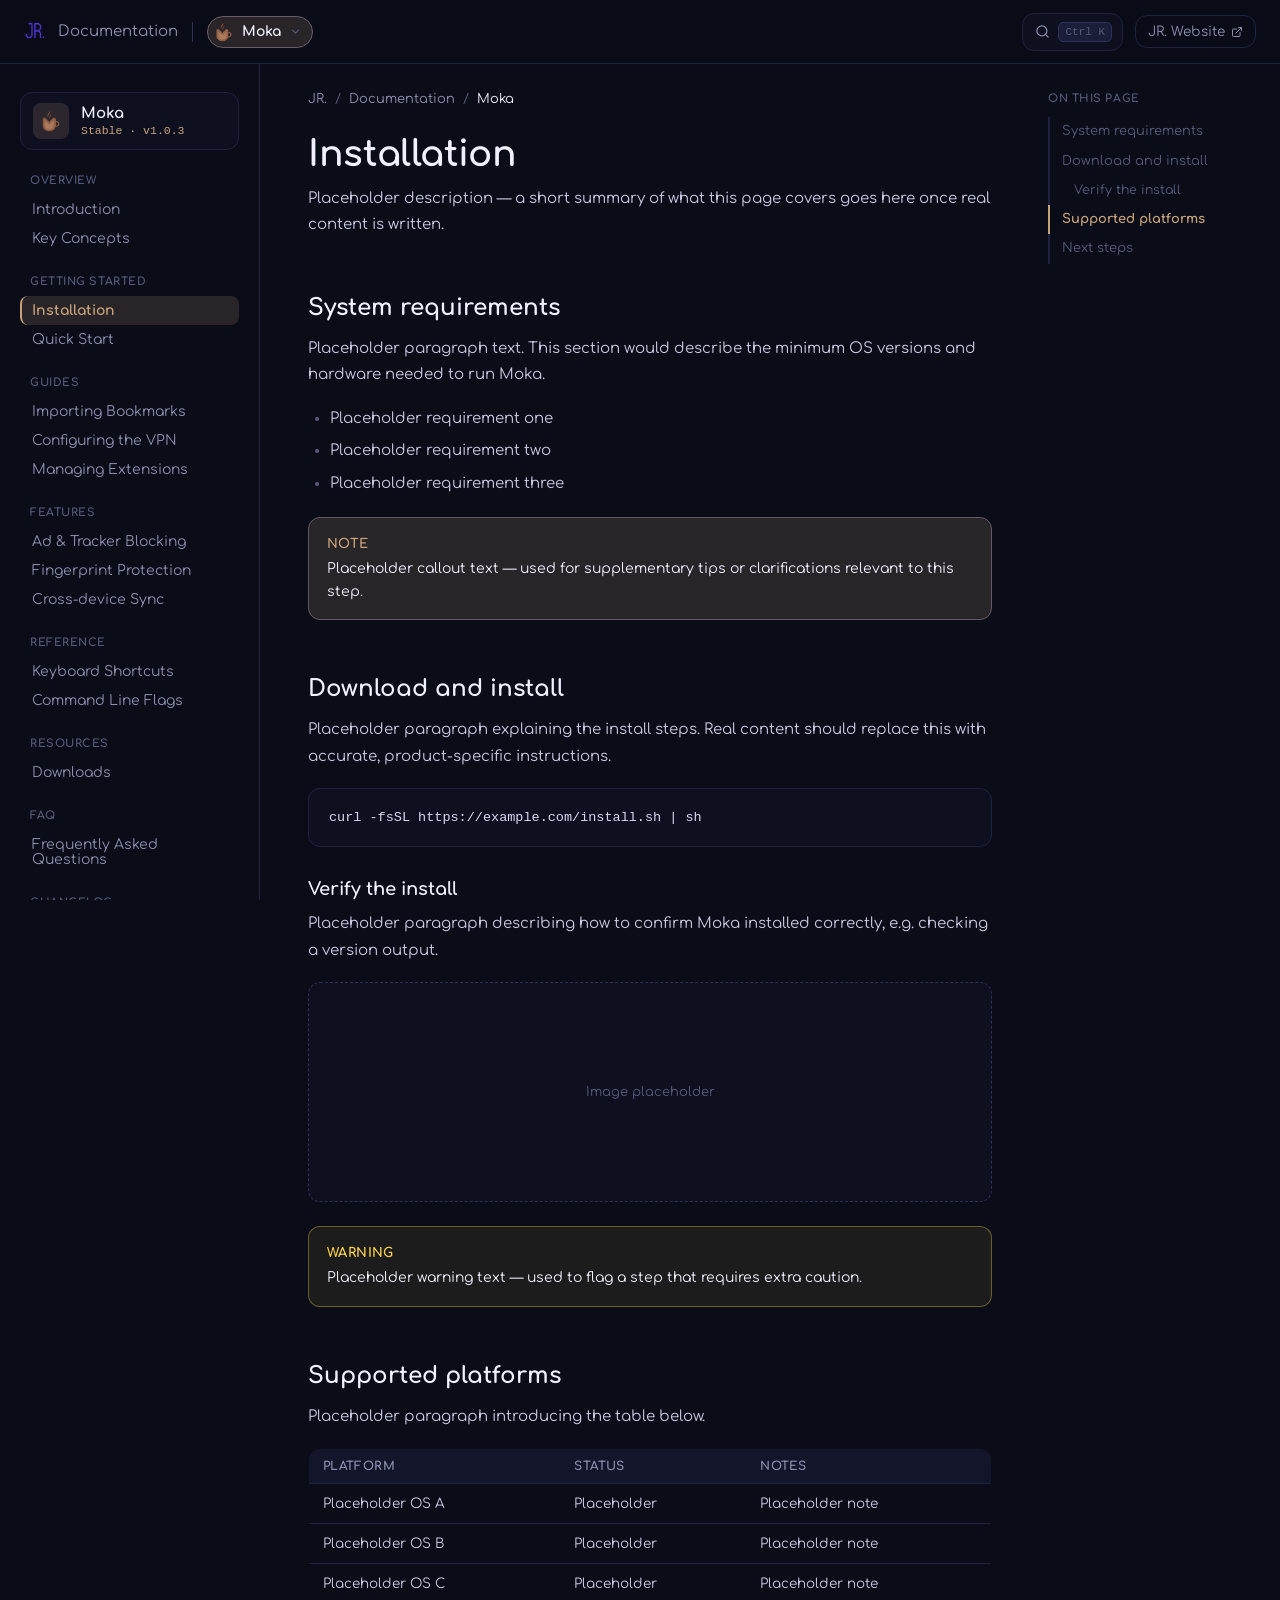
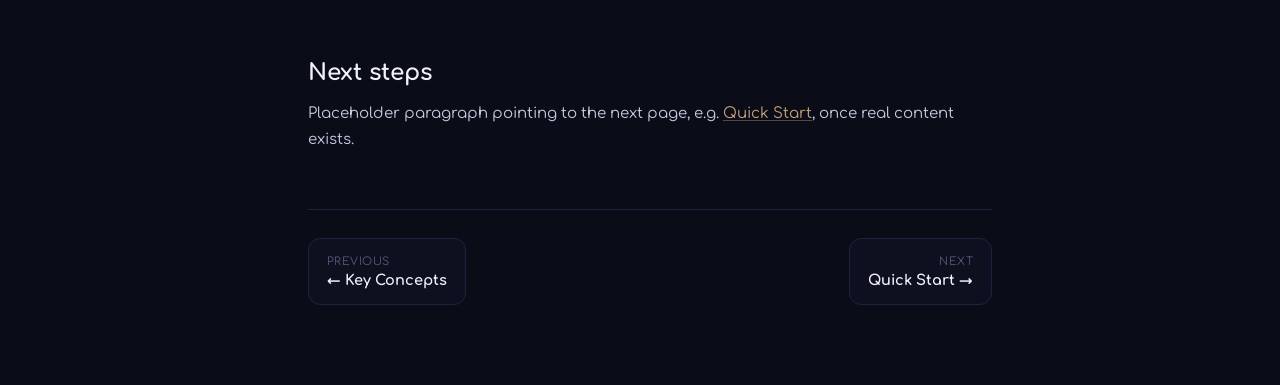
<file: docs/moka/index.html>
<!DOCTYPE html>
<html lang="en">
<head>
<meta charset="UTF-8">
<meta name="viewport" content="width=device-width, initial-scale=1.0">
<title>Getting Started · Moka Docs · JR.</title>
<meta name="description" content="Documentation for Moka, JR.'s privacy-first browser.">
<meta name="theme-color" content="#0A0D18">

<link rel="icon" type="image/png" href="/assets/images/Favicon.png">
<link rel="shortcut icon" type="image/png" href="/assets/images/Favicon.png">
<link rel="apple-touch-icon" href="/assets/images/Favicon.png">

<link rel="preconnect" href="https://fonts.googleapis.com">
<link rel="preconnect" href="https://fonts.gstatic.com" crossorigin>
<link href="https://fonts.googleapis.com/css2?family=Comfortaa:wght@400;600;700&family=PT+Sans:wght@400;700&display=swap" rel="stylesheet">
<link rel="stylesheet" href="../doc.css">
<script src="../doc.js" defer></script>
</head>
<body data-product="moka">

<header class="doc-topbar">
    <div class="topbar-left">
        <a class="topbar-brand" href="https://docs.jrofficial.org/">
            <img src="/assets/images/JR. Logo.png" alt="JR.">
            <span class="doc-label">Documentation</span>
        </a>
        <span class="topbar-sep"></span>
        <div class="product-switcher" id="product-switcher">
            <button class="product-chip" id="product-chip-btn" type="button" aria-haspopup="true" aria-expanded="false">
                <img src="/assets/images/moka-logo.png" alt="">
                <span>Moka</span>
                <svg class="chevron" viewBox="0 0 24 24" fill="none" stroke="currentColor" stroke-width="2" stroke-linecap="round" stroke-linejoin="round"><polyline points="6 9 12 15 18 9"></polyline></svg>
            </button>
            <div class="product-dropdown" id="product-dropdown"></div>
        </div>
    </div>
    <div class="topbar-right">
        <button class="search-btn" id="search-btn" type="button">
            <svg viewBox="0 0 24 24" fill="none" stroke="currentColor" stroke-width="2" stroke-linecap="round" stroke-linejoin="round"><circle cx="11" cy="11" r="8"></circle><line x1="21" y1="21" x2="16.65" y2="16.65"></line></svg>
            <span class="search-label">Search</span>
            <span class="kbd" id="kbd-hint">⌘K</span>
        </button>
        <a class="site-link" href="https://jrofficial.org">
            <span class="site-link-text">JR. Website</span>
            <svg viewBox="0 0 24 24" fill="none" stroke="currentColor" stroke-width="2" stroke-linecap="round" stroke-linejoin="round"><path d="M18 13v6a2 2 0 0 1-2 2H5a2 2 0 0 1-2-2V8a2 2 0 0 1 2-2h6"></path><polyline points="15 3 21 3 21 9"></polyline><line x1="10" y1="14" x2="21" y2="3"></line></svg>
        </a>
        <button class="menu-btn" id="menu-btn" type="button" aria-label="Toggle navigation">
            <svg viewBox="0 0 24 24" fill="none" stroke="currentColor" stroke-width="2" stroke-linecap="round" stroke-linejoin="round"><line x1="3" y1="6" x2="21" y2="6"></line><line x1="3" y1="12" x2="21" y2="12"></line><line x1="3" y1="18" x2="21" y2="18"></line></svg>
        </button>
    </div>
</header>

<div class="sidebar-backdrop" id="sidebar-backdrop"></div>

<div class="doc-layout">

    <aside class="doc-sidebar" id="doc-sidebar">
        <div class="sidebar-product">
            <img class="sidebar-product-icon" src="/assets/images/moka-logo.png" alt="">
            <div>
                <div class="sidebar-product-name">Moka</div>
                <div class="sidebar-product-status">Stable · v1.0.3</div>
            </div>
        </div>

        <nav class="sidebar-nav">
            <div class="nav-group">
                <div class="nav-group-title">Overview</div>
                <a href="#" class="nav-link">Introduction</a>
                <a href="#" class="nav-link">Key Concepts</a>
            </div>

            <div class="nav-group">
                <div class="nav-group-title">Getting Started</div>
                <a href="#" class="nav-link active">Installation</a>
                <a href="#" class="nav-link">Quick Start</a>
            </div>

            <div class="nav-group">
                <div class="nav-group-title">Guides</div>
                <a href="#" class="nav-link">Importing Bookmarks</a>
                <a href="#" class="nav-link">Configuring the VPN</a>
                <a href="#" class="nav-link">Managing Extensions</a>
            </div>

            <div class="nav-group">
                <div class="nav-group-title">Features</div>
                <a href="#" class="nav-link">Ad &amp; Tracker Blocking</a>
                <a href="#" class="nav-link">Fingerprint Protection</a>
                <a href="#" class="nav-link">Cross-device Sync</a>
            </div>

            <div class="nav-group">
                <div class="nav-group-title">Reference</div>
                <a href="#" class="nav-link">Keyboard Shortcuts</a>
                <a href="#" class="nav-link">Command Line Flags</a>
            </div>

            <div class="nav-group">
                <div class="nav-group-title">Resources</div>
                <a href="#" class="nav-link">Downloads</a>
            </div>

            <div class="nav-group">
                <div class="nav-group-title">FAQ</div>
                <a href="#" class="nav-link">Frequently Asked Questions</a>
            </div>

            <div class="nav-group">
                <div class="nav-group-title">Changelog</div>
                <a href="#" class="nav-link">Release Notes</a>
            </div>
        </nav>
    </aside>

    <main class="doc-content">
        <nav class="breadcrumb">
            <a href="https://jrofficial.org">JR.</a>
            <span>/</span>
            <a href="https://docs.jrofficial.org/">Documentation</a>
            <span>/</span>
            <span class="current">Moka</span>
        </nav>

        <article class="doc-article">
            <h1>Installation</h1>
            <p class="doc-lead">Placeholder description — a short summary of what this page covers goes here once real content is written.</p>

            <h2 id="system-requirements">System requirements</h2>
            <p>Placeholder paragraph text. This section would describe the minimum OS versions and hardware needed to run Moka.</p>
            <ul>
                <li>Placeholder requirement one</li>
                <li>Placeholder requirement two</li>
                <li>Placeholder requirement three</li>
            </ul>

            <div class="callout callout-info">
                <div>
                    <strong>Note</strong>
                    Placeholder callout text — used for supplementary tips or clarifications relevant to this step.
                </div>
            </div>

            <h2 id="download-and-install">Download and install</h2>
            <p>Placeholder paragraph explaining the install steps. Real content should replace this with accurate, product-specific instructions.</p>

            <pre><code>curl -fsSL https://example.com/install.sh | sh</code></pre>

            <h3 id="verify-the-install">Verify the install</h3>
            <p>Placeholder paragraph describing how to confirm Moka installed correctly, e.g. checking a version output.</p>

            <div class="img-placeholder">Image placeholder</div>

            <div class="callout callout-warning">
                <div>
                    <strong>Warning</strong>
                    Placeholder warning text — used to flag a step that requires extra caution.
                </div>
            </div>

            <h2 id="supported-platforms">Supported platforms</h2>
            <p>Placeholder paragraph introducing the table below.</p>

            <table>
                <thead>
                    <tr>
                        <th>Platform</th>
                        <th>Status</th>
                        <th>Notes</th>
                    </tr>
                </thead>
                <tbody>
                    <tr>
                        <td>Placeholder OS A</td>
                        <td>Placeholder</td>
                        <td>Placeholder note</td>
                    </tr>
                    <tr>
                        <td>Placeholder OS B</td>
                        <td>Placeholder</td>
                        <td>Placeholder note</td>
                    </tr>
                    <tr>
                        <td>Placeholder OS C</td>
                        <td>Placeholder</td>
                        <td>Placeholder note</td>
                    </tr>
                </tbody>
            </table>

            <h2 id="next-steps">Next steps</h2>
            <p>Placeholder paragraph pointing to the next page, e.g. <a href="#">Quick Start</a>, once real content exists.</p>
        </article>

        <div class="doc-pagenav">
            <a href="#" class="pagenav-link prev">
                <span class="pagenav-label">Previous</span>
                <span class="pagenav-title">← Key Concepts</span>
            </a>
            <a href="#" class="pagenav-link next">
                <span class="pagenav-label">Next</span>
                <span class="pagenav-title">Quick Start →</span>
            </a>
        </div>
    </main>

    <aside class="doc-toc">
        <div class="toc-title">On this page</div>
        <nav id="toc-nav"></nav>
    </aside>

</div>

</body>
</html>
</file>
<file: main.css>
:root {
    --purple: #5638E5;
    --purple-dim: #3C25C2;
    --purple-glow: rgba(86, 56, 229, 0.16);
    --purple-glow-strong: rgba(86, 56, 229, 0.30);

    --surface: #0A0D18;
    --surface-1: #0E1020;
    --surface-2: #13162A;
    --surface-3: #1A1E38;

    --border: #1E2240;
    --border-bright: #2C2F5A;

    --text-primary: #F0F0FF;
    --text-secondary: #8B8FAD;
    --text-muted: #555A7A;

    --radius-sm: 8px;
    --radius-md: 12px;
    --radius-lg: 16px;
    --radius-xl: 20px;

    --mono: 'JetBrains Mono', 'SF Mono', Consolas, monospace;
    --header-h: 72px;
}

* { box-sizing: border-box; }

html {
    scroll-behavior: smooth;
}

body {
    margin: 0;
    background: linear-gradient(135deg, #090C15 0%, #0A0D18 50%, #0E0634 100%);
    color: var(--text-primary);
    font-family: 'Comfortaa', sans-serif;
    -webkit-font-smoothing: antialiased;
    min-height: 100vh;
    position: relative;
    overflow-x: hidden;
}

a { color: inherit; text-decoration: none; }

:focus-visible {
    outline: 2px solid var(--purple);
    outline-offset: 2px;
    border-radius: var(--radius-sm);
}


.stars {
    position: fixed;
    top: 0;
    left: 0;
    width: 100%;
    height: 100%;
    pointer-events: none;
    z-index: 0;
    overflow: hidden;
}

.stars::before {
    content: '';
    position: absolute;
    top: -20%;
    left: -15%;
    width: 55%;
    height: 65%;
    background: radial-gradient(ellipse at center, rgba(86, 56, 229, 0.18) 0%, rgba(86, 56, 229, 0.06) 50%, transparent 70%);
    border-radius: 50%;
    filter: blur(40px);
    animation: orbDrift1 25s ease-in-out infinite alternate;
}

.stars::after {
    content: '';
    position: absolute;
    bottom: -10%;
    right: -10%;
    width: 50%;
    height: 60%;
    background: radial-gradient(ellipse at center, rgba(139, 92, 246, 0.15) 0%, rgba(86, 56, 229, 0.05) 50%, transparent 70%);
    border-radius: 50%;
    filter: blur(50px);
    animation: orbDrift2 30s ease-in-out infinite alternate;
}

.stars .orb-mid {
    position: absolute;
    top: 35%;
    right: 20%;
    width: 35%;
    height: 45%;
    background: radial-gradient(ellipse at center, rgba(67, 37, 194, 0.12) 0%, transparent 70%);
    border-radius: 50%;
    filter: blur(60px);
    animation: orbDrift3 20s ease-in-out infinite alternate;
}

@keyframes orbDrift1 {
    0% { transform: translate(0, 0) scale(1); }
    100% { transform: translate(6%, 8%) scale(1.08); }
}

@keyframes orbDrift2 {
    0% { transform: translate(0, 0) scale(1); }
    100% { transform: translate(-8%, -6%) scale(1.1); }
}

@keyframes orbDrift3 {
    0% { transform: translate(0, 0) scale(1); opacity: 0.8; }
    100% { transform: translate(-5%, 10%) scale(0.92); opacity: 1; }
}

#constellation-canvas {
    position: fixed;
    top: 0;
    left: 0;
    width: 100%;
    height: 100%;
    pointer-events: none;
    z-index: 0;
}

.navbar,
main,
footer {
    position: relative;
    z-index: 1;
}

@media (prefers-reduced-motion: reduce) {
    .stars::before,
    .stars::after,
    .stars .orb-mid {
        animation: none;
    }
}

.wrap {
    max-width: 1240px;
    margin: 0 auto;
    padding: 0 40px;
}


.navbar {
    display: flex;
    justify-content: space-between;
    align-items: center;
    padding: 15px 25px;
    background: rgba(10,13,24,0.85);
    backdrop-filter: blur(14px);
    -webkit-backdrop-filter: blur(14px);
    border-bottom: 1px solid var(--purple);
    position: sticky;
    top: 0;
    z-index: 100;
    transition: border-color 0.5s ease;
}

.nav-left { display: flex; align-items: center; gap: 20px; }
.logo { width: 45px; height: auto; cursor: pointer; transition: transform 0.3s; display: block; }
.logo:hover { transform: scale(1.1); }
.nav-links { display: flex; gap: 20px; font-family: 'PT Sans', sans-serif; font-size: 16px; }
.nav-links a { text-decoration: none; color: white; transition: color 0.2s; }
.nav-links a:hover { color: var(--purple); }
.nav-links a.active { color: var(--purple); font-weight: bold; }
.signup-hamburger { display: flex; align-items: center; gap: 30px; }

.signup-btn {
    background: #0E0634;
    border: 2px solid var(--purple);
    border-radius: 7px;
    padding: 10px 20px;
    font-family: 'PT Sans', sans-serif;
    font-size: 16px;
    font-weight: 600;
    color: white;
    cursor: pointer;
    transition: background 0.25s;
}
.signup-btn:hover { background: var(--purple); }

.hamburger { width: 25px; height: 18px; display: none; flex-direction: column; justify-content: space-between; cursor: pointer; }
.hamburger div { height: 3px; background: white; border-radius: 2px; }

.nav-links.active {
    display: flex; flex-direction: column;
    position: absolute; top: 60px; left: 0; right: 0;
    background: #0A0D18; padding: 20px;
    box-shadow: 0 5px 10px rgba(0,0,0,0.2); z-index: 100;
}

@media (max-width: 768px) {
    .nav-links { display: none; }
    .hamburger { display: flex; }
}


.hero {
    padding: 80px 32px 32px;
    text-align: center;
    position: relative;
}

.hero::before {
    content: '';
    position: absolute;
    top: 0;
    left: 50%;
    transform: translateX(-50%);
    width: 720px;
    height: 400px;
    background: radial-gradient(ellipse at center, var(--purple-glow) 0%, transparent 70%);
    pointer-events: none;
    z-index: 0;
}

.hero-inner {
    position: relative;
    z-index: 1;
    max-width: 760px;
    margin: 0 auto;
}

.hero h1 {
    font-size: 60px;
    font-weight: 700;
    margin: 0 0 20px;
    letter-spacing: -0.01em;
}

.hero p {
    font-size: 19px;
    color: var(--text-secondary);
    margin: 0 0 32px;
    line-height: 1.6;
}

.search-bar {
    display: flex;
    align-items: center;
    gap: 16px;
    max-width: 680px;
    margin: 0 auto;
    padding: 22px 26px;
    background: var(--surface-2);
    border: 1px solid var(--border);
    border-radius: var(--radius-xl);
    cursor: text;
    transition: border-color 0.15s ease, box-shadow 0.15s ease;
}

.search-bar:hover {
    border-color: var(--border-bright);
}

.search-bar:focus-within {
    border-color: var(--purple);
    box-shadow: 0 0 0 5px var(--purple-glow);
}

.search-bar svg {
    flex-shrink: 0;
    width: 22px;
    height: 22px;
    color: var(--text-muted);
}

.search-bar input {
    flex: 1;
    background: none;
    border: none;
    outline: none;
    color: var(--text-primary);
    font-family: 'Comfortaa', sans-serif;
    font-size: 17px;
}

.search-bar input::placeholder {
    color: var(--text-muted);
}

.kbd {
    display: flex;
    align-items: center;
    gap: 4px;
    flex-shrink: 0;
    padding: 6px 11px;
    background: var(--surface-3);
    border: 1px solid var(--border-bright);
    border-radius: var(--radius-sm);
    font-family: var(--mono);
    font-size: 13px;
    color: var(--text-secondary);
}


section.section {
    padding: 72px 40px;
}

.hero + section.section {
    padding-top: 32px;
}

.section-head {
    max-width: 680px;
    margin: 0 0 44px;
}

.section-head h2 {
    font-size: 28px;
    font-weight: 700;
    margin: 0 0 10px;
}

.section-head p {
    font-size: 15.5px;
    color: var(--text-secondary);
    margin: 0;
    line-height: 1.6;
}

.product-grid {
    display: grid;
    grid-template-columns: repeat(2, 1fr);
    gap: 24px;
}

.product-card {
    --accent: var(--purple);
    --accent-glow: var(--purple-glow);
    display: flex;
    flex-direction: column;
    gap: 20px;
    padding: 36px;
    background: var(--surface-1);
    border: 1px solid var(--border);
    border-radius: var(--radius-xl);
    transition: border-color 0.15s ease, background 0.15s ease, transform 0.15s ease;
}

.product-card:hover {
    border-color: var(--accent);
    background: var(--surface-2);
    transform: translateY(-2px);
}

.product-card:focus-visible {
    border-color: var(--accent);
}

.product-card:hover .view-link {
    color: var(--accent);
}

.product-card-top {
    display: flex;
    align-items: flex-start;
    justify-content: space-between;
    gap: 12px;
}

.product-icon {
    width: 64px;
    height: 64px;
    border-radius: var(--radius-lg);
    background: var(--accent-glow);
    border: 1px solid color-mix(in srgb, var(--accent) 35%, var(--border-bright));
    padding: 13px;
    object-fit: contain;
    flex-shrink: 0;
    transition: border-color 0.15s ease, background 0.15s ease;
}

.product-card:hover .product-icon {
    border-color: var(--accent);
}

.status-badge {
    font-family: var(--mono);
    font-size: 12px;
    letter-spacing: 0.03em;
    text-transform: uppercase;
    padding: 6px 12px;
    border-radius: 999px;
    border: 1px solid var(--border-bright);
    color: var(--text-secondary);
    white-space: nowrap;
    height: fit-content;
}

.status-badge.stable { color: #6EE7B7; background: rgba(110, 231, 183, 0.12); border-color: rgba(110, 231, 183, 0.35); }
.status-badge.beta { color: #FCD34D; background: rgba(252, 211, 77, 0.12); border-color: rgba(252, 211, 77, 0.35); }
.status-badge.experimental { color: #ff3535; background: rgba(255, 107, 107, 0.164); border-color: rgba(255, 40, 40, 0.35); }
.status-badge.coming-soon { color: var(--text-muted); background: var(--surface-3); border-color: var(--border-bright); }
.status-badge.deprecated { color: #94A3B8; background: rgba(148, 163, 184, 0.12); border-color: rgba(148, 163, 184, 0.35); }

.product-card h3 {
    font-size: 23px;
    font-weight: 700;
    margin: 0;
}

.product-card .desc {
    font-size: 15px;
    color: var(--text-secondary);
    line-height: 1.65;
    margin: 0;
    flex: 1;
}

.card-meta {
    display: flex;
    align-items: center;
    gap: 10px;
    font-family: var(--mono);
    font-size: 12px;
}

.version-tag {
    color: var(--text-secondary);
}

.updated-tag {
    color: var(--text-muted);
    position: relative;
    padding-left: 12px;
}

.updated-tag::before {
    content: '';
    position: absolute;
    left: 0;
    top: 50%;
    transform: translateY(-50%);
    width: 3px;
    height: 3px;
    border-radius: 50%;
    background: var(--border-bright);
}

.product-card .view-link {
    display: inline-flex;
    align-items: center;
    gap: 7px;
    font-size: 14.5px;
    font-weight: 700;
    color: var(--text-secondary);
    margin-top: 4px;
    transition: color 0.15s ease;
}

.product-card .view-link svg {
    width: 16px;
    height: 16px;
    transition: transform 0.15s ease;
}

.product-card:hover .view-link svg {
    transform: translateX(3px);
}

footer {
    background: rgba(10,13,24,0.9);
    backdrop-filter: blur(10px);
    -webkit-backdrop-filter: blur(10px);
    border-top: 1px solid #2C2F45;
    padding: 40px 50px;
    font-family: 'Comfortaa', sans-serif;
    color: white;
    position: relative;
    z-index: 10;
}

.footer-content { display: flex; flex-wrap: wrap; justify-content: space-between; align-items: flex-start; gap: 20px; }
.footer-section { margin-bottom: 20px; flex: 1; }
.footer-section h3 { font-size: 18px; margin-bottom: 20px; color: #6f54f8; }
.footer-links { display: flex; flex-direction: column; }
.footer-links a { display: block; margin-bottom: 12px; padding: 2px 0; color: white; text-decoration: none; transition: color 0.2s; width: fit-content; }
.footer-links a:hover { color: var(--purple); }
.footer-separator { width: 100%; height: 1px; background: #1A1F36; margin: 20px 0; }
.copyright { text-align: center; padding-top: 20px; font-size: 14px; color: #888; }

@media (max-width: 640px) {
    footer { padding: 32px 24px; }
    .footer-content { flex-direction: column; }
}

@media (max-width: 720px) {
    .hero {
        padding: 72px 20px 32px;
    }
    .hero h1 {
        font-size: 38px;
    }
    .hero p {
        font-size: 16px;
    }
    .search-bar {
        padding: 16px 18px;
    }
    .product-grid {
        grid-template-columns: 1fr;
    }
    .product-card {
        padding: 28px;
    }
    .quick-grid {
        grid-template-columns: 1fr;
    }
    section.section {
        padding: 48px 20px;
    }
    .wrap {
        padding: 0 20px;
    }
}

@media (prefers-reduced-motion: reduce) {
    * {
        transition: none !important;
        scroll-behavior: auto !important;
    }
}
</file>
<file: docs/doc.css>
:root {
    --purple: #5638E5;
    --purple-dim: #3C25C2;
    --purple-glow: rgba(86, 56, 229, 0.16);

    --surface: #0A0D18;
    --surface-1: #0E1020;
    --surface-2: #13162A;
    --surface-3: #1A1E38;

    --border: #1E2240;
    --border-bright: #2C2F5A;

    --text-primary: #F0F0FF;
    --text-secondary: #8B8FAD;
    --text-muted: #555A7A;

    --radius-sm: 8px;
    --radius-md: 12px;
    --radius-lg: 16px;
    --radius-xl: 20px;

    --mono: 'JetBrains Mono', 'SF Mono', Consolas, monospace;
    --topbar-h: 64px;

    --accent: var(--purple);
    --accent-glow: var(--purple-glow);
}

body[data-product="moka"]  { --accent: #C8A27A; --accent-glow: rgba(200,162,122,0.16); }
body[data-product="avery"] { --accent: #F472B6; --accent-glow: rgba(244,114,182,0.16); }
body[data-product="forge"] { --accent: #F97316; --accent-glow: rgba(249,115,22,0.16); }
body[data-product="lapis"] { --accent: #60A5FA; --accent-glow: rgba(96,165,250,0.16); }
body[data-product="juno"]  { --accent: #00E0A4; --accent-glow: rgba(0,200,150,0.16); }

* { box-sizing: border-box; }

html { scroll-behavior: smooth; }

body {
    margin: 0;
    background: var(--surface);
    color: var(--text-primary);
    font-family: 'Comfortaa', sans-serif;
    -webkit-font-smoothing: antialiased;
    min-height: 100vh;
}

a { color: inherit; text-decoration: none; }

:focus-visible {
    outline: 2px solid var(--accent);
    outline-offset: 2px;
    border-radius: var(--radius-sm);
}

button { font-family: inherit; }

.doc-topbar {
    position: sticky;
    top: 0;
    z-index: 100;
    height: var(--topbar-h);
    display: flex;
    align-items: center;
    justify-content: space-between;
    gap: 16px;
    padding: 0 24px;
    background: rgba(10, 13, 24, 0.85);
    backdrop-filter: blur(14px);
    -webkit-backdrop-filter: blur(14px);
    border-bottom: 1px solid var(--border);
}

.topbar-left {
    display: flex;
    align-items: center;
    gap: 14px;
    min-width: 0;
}

.topbar-brand {
    display: flex;
    align-items: center;
    gap: 10px;
    font-weight: 700;
    font-size: 15px;
    white-space: nowrap;
    flex-shrink: 0;
}

.topbar-brand img {
    width: 24px;
    height: 24px;
    display: block;
}

.topbar-brand .doc-label {
    color: var(--text-secondary);
    font-weight: 400;
}

.product-switcher {
    position: relative;
}

.product-chip {
    display: flex;
    align-items: center;
    gap: 8px;
    padding: 5px 10px 5px 6px;
    background: var(--accent-glow);
    border: 1px solid color-mix(in srgb, var(--accent) 40%, var(--border-bright));
    border-radius: 999px;
    min-width: 0;
    cursor: pointer;
    transition: border-color 0.15s ease;
}

.product-chip:hover {
    border-color: var(--accent);
}

.product-chip img {
    width: 20px;
    height: 20px;
    border-radius: 5px;
    flex-shrink: 0;
    object-fit: contain;
}

.product-chip span {
    font-size: 14px;
    font-weight: 700;
    color: var(--text-primary);
    overflow: hidden;
    text-overflow: ellipsis;
    white-space: nowrap;
}

.product-chip .chevron {
    width: 13px;
    height: 13px;
    color: var(--text-muted);
    flex-shrink: 0;
    transition: transform 0.15s ease;
}

.product-switcher.open .product-chip .chevron {
    transform: rotate(180deg);
}

.product-dropdown {
    position: absolute;
    top: calc(100% + 8px);
    left: 0;
    min-width: 220px;
    background: var(--surface-2);
    border: 1px solid var(--border-bright);
    border-radius: var(--radius-md);
    padding: 6px;
    box-shadow: 0 12px 28px rgba(0, 0, 0, 0.4);
    opacity: 0;
    transform: translateY(-4px);
    pointer-events: none;
    transition: opacity 0.15s ease, transform 0.15s ease;
    z-index: 110;
}

.product-switcher.open .product-dropdown {
    opacity: 1;
    transform: translateY(0);
    pointer-events: auto;
}

.product-dropdown-item {
    display: flex;
    align-items: center;
    gap: 10px;
    padding: 9px 10px;
    border-radius: var(--radius-sm);
    color: var(--text-secondary);
    font-size: 13.5px;
}

.product-dropdown-item:hover {
    background: var(--surface-3);
    color: var(--text-primary);
}

.product-dropdown-item img {
    width: 22px;
    height: 22px;
    border-radius: 6px;
    object-fit: contain;
    flex-shrink: 0;
}

.product-dropdown-item .item-name {
    font-weight: 700;
    color: var(--text-primary);
    font-size: 13.5px;
}

.product-dropdown-item .item-status {
    font-size: 11px;
    color: var(--text-muted);
    font-family: var(--mono);
}

.product-dropdown-item.current {
    background: var(--surface-3);
}

.product-dropdown-item.current .item-name {
    color: var(--accent);
}

.product-dropdown-divider {
    height: 1px;
    background: var(--border);
    margin: 5px 4px;
}

.product-dropdown-item.hub-link {
    color: var(--text-secondary);
    font-size: 13px;
}

.topbar-sep {
    width: 1px;
    height: 20px;
    background: var(--border-bright);
    flex-shrink: 0;
}

.topbar-right {
    display: flex;
    align-items: center;
    gap: 12px;
    flex-shrink: 0;
}

.search-btn {
    display: flex;
    align-items: center;
    gap: 8px;
    padding: 8px 10px 8px 12px;
    background: var(--surface-1);
    border: 1px solid var(--border);
    border-radius: var(--radius-md);
    color: var(--text-secondary);
    cursor: pointer;
    transition: border-color 0.15s ease, color 0.15s ease;
}

.search-btn:hover {
    border-color: var(--border-bright);
    color: var(--text-primary);
}

.search-btn svg {
    width: 15px;
    height: 15px;
    flex-shrink: 0;
}

.search-btn .search-label {
    font-size: 13.5px;
    display: none;
}

.search-btn .kbd {
    display: flex;
    align-items: center;
    gap: 2px;
    padding: 3px 6px;
    background: var(--surface-3);
    border: 1px solid var(--border-bright);
    border-radius: 5px;
    font-family: var(--mono);
    font-size: 11px;
    color: var(--text-muted);
}

.site-link {
    display: flex;
    align-items: center;
    gap: 6px;
    font-size: 13.5px;
    color: var(--text-secondary);
    padding: 8px 12px;
    border: 1px solid var(--border);
    border-radius: var(--radius-md);
    transition: border-color 0.15s ease, color 0.15s ease;
    white-space: nowrap;
}

.site-link:hover {
    border-color: var(--accent);
    color: var(--text-primary);
}

.site-link svg { width: 12px; height: 12px; flex-shrink: 0; }

.menu-btn {
    display: none;
    align-items: center;
    justify-content: center;
    width: 36px;
    height: 36px;
    background: var(--surface-1);
    border: 1px solid var(--border);
    border-radius: var(--radius-md);
    color: var(--text-primary);
    cursor: pointer;
}

.menu-btn svg { width: 18px; height: 18px; }

.doc-layout {
    display: grid;
    grid-template-columns: 260px minmax(0, 1fr) 240px;
    max-width: 1440px;
    margin: 0 auto;
    align-items: start;
}

.doc-sidebar {
    position: sticky;
    top: var(--topbar-h);
    height: calc(100vh - var(--topbar-h));
    overflow-y: auto;
    padding: 28px 20px 40px;
    border-right: 1px solid var(--border);
}

.sidebar-product {
    display: flex;
    align-items: center;
    gap: 12px;
    padding: 10px 12px;
    margin-bottom: 24px;
    background: var(--surface-1);
    border: 1px solid var(--border);
    border-radius: var(--radius-md);
}

.sidebar-product-icon {
    width: 36px;
    height: 36px;
    padding: 7px;
    border-radius: var(--radius-sm);
    background: var(--accent-glow);
    object-fit: contain;
    flex-shrink: 0;
}

.sidebar-product-name {
    font-size: 15px;
    font-weight: 700;
    color: var(--text-primary);
}

.sidebar-product-status {
    font-size: 11.5px;
    font-family: var(--mono);
    color: var(--accent);
    margin-top: 2px;
}

.sidebar-nav {
    display: flex;
    flex-direction: column;
    gap: 22px;
}

.nav-group-title {
    font-size: 11px;
    letter-spacing: 0.05em;
    text-transform: uppercase;
    color: var(--text-muted);
    font-weight: 700;
    margin-bottom: 8px;
    padding: 0 10px;
}

.nav-group {
    display: flex;
    flex-direction: column;
}

.nav-link {
    font-size: 14px;
    color: var(--text-secondary);
    padding: 7px 10px;
    border-radius: var(--radius-sm);
    border-left: 2px solid transparent;
    transition: color 0.15s ease, background 0.15s ease, border-color 0.15s ease;
}

.nav-link:hover {
    color: var(--text-primary);
    background: var(--surface-1);
}

.nav-link.active {
    color: var(--accent);
    background: var(--accent-glow);
    border-left-color: var(--accent);
    font-weight: 700;
}

.doc-content {
    min-width: 0;
    padding: 28px 48px 80px;
}

.breadcrumb {
    display: flex;
    align-items: center;
    gap: 8px;
    font-size: 13px;
    color: var(--text-muted);
    margin-bottom: 28px;
}

.breadcrumb a {
    color: var(--text-secondary);
    transition: color 0.15s ease;
}

.breadcrumb a:hover {
    color: var(--text-primary);
}

.breadcrumb span.current {
    color: var(--text-primary);
}

.doc-article {
    max-width: 720px;
}

.doc-article h1 {
    font-size: 36px;
    font-weight: 700;
    margin: 0 0 12px;
    letter-spacing: -0.01em;
}

.doc-lead {
    font-size: 16px;
    color: var(--text-secondary);
    line-height: 1.65;
    margin: 0 0 40px;
}

.doc-article h2 {
    font-size: 23px;
    font-weight: 700;
    margin: 48px 0 16px;
    padding-top: 8px;
    scroll-margin-top: calc(var(--topbar-h) + 16px);
}

.doc-article h3 {
    font-size: 18px;
    font-weight: 700;
    margin: 32px 0 12px;
    scroll-margin-top: calc(var(--topbar-h) + 16px);
}

.doc-article p {
    font-size: 15px;
    line-height: 1.75;
    color: #C7C9E0;
    margin: 0 0 18px;
}

.doc-article a:not(.pagenav-link) {
    color: var(--accent);
    text-decoration: underline;
    text-decoration-color: color-mix(in srgb, var(--accent) 40%, transparent);
    text-underline-offset: 2px;
}

.doc-article a:not(.pagenav-link):hover {
    text-decoration-color: var(--accent);
}

.doc-article ul,
.doc-article ol {
    margin: 0 0 20px;
    padding-left: 22px;
    color: #C7C9E0;
    font-size: 15px;
    line-height: 1.75;
}

.doc-article li { margin-bottom: 6px; }

.doc-article li::marker { color: var(--text-muted); }

.doc-article code {
    font-family: var(--mono);
    font-size: 13px;
    background: var(--surface-3);
    border: 1px solid var(--border-bright);
    border-radius: 5px;
    padding: 2px 6px;
    color: #E0C88A;
}

.doc-article pre {
    background: var(--surface-1);
    border: 1px solid var(--border);
    border-radius: var(--radius-md);
    padding: 18px 20px;
    overflow-x: auto;
    margin: 0 0 24px;
}

.doc-article pre code {
    background: none;
    border: none;
    padding: 0;
    color: #D7D9F0;
    font-size: 13.5px;
    line-height: 1.6;
}

.callout {
    display: flex;
    gap: 12px;
    padding: 16px 18px;
    border-radius: var(--radius-md);
    border: 1px solid var(--border-bright);
    background: var(--surface-1);
    font-size: 14px;
    line-height: 1.65;
    margin: 0 0 24px;
}

.callout strong {
    display: block;
    margin-bottom: 2px;
    font-size: 13px;
    text-transform: uppercase;
    letter-spacing: 0.03em;
}

.callout-info {
    border-color: color-mix(in srgb, var(--accent) 35%, var(--border-bright));
    background: var(--accent-glow);
}

.callout-info strong { color: var(--accent); }

.callout-warning {
    border-color: rgba(252, 211, 77, 0.35);
    background: rgba(252, 211, 77, 0.08);
}

.callout-warning strong { color: #FCD34D; }

.doc-article table {
    width: 100%;
    border-collapse: collapse;
    margin: 0 0 28px;
    font-size: 13.5px;
    border: 1px solid var(--border);
    border-radius: var(--radius-md);
    overflow: hidden;
}

.doc-article th {
    background: var(--surface-2);
    color: var(--text-secondary);
    text-align: left;
    font-weight: 700;
    padding: 10px 14px;
    border-bottom: 1px solid var(--border);
    font-size: 12px;
    text-transform: uppercase;
    letter-spacing: 0.03em;
}

.doc-article td {
    padding: 12px 14px;
    border-bottom: 1px solid var(--border);
    color: #C7C9E0;
}

.doc-article tr:last-child td { border-bottom: none; }

.img-placeholder {
    display: flex;
    align-items: center;
    justify-content: center;
    height: 220px;
    border: 1px dashed var(--border-bright);
    border-radius: var(--radius-md);
    color: var(--text-muted);
    font-size: 13px;
    margin: 0 0 24px;
    background: var(--surface-1);
}

.doc-pagenav {
    display: flex;
    justify-content: space-between;
    gap: 16px;
    margin-top: 56px;
    padding-top: 28px;
    border-top: 1px solid var(--border);
}

.pagenav-link {
    display: flex;
    flex-direction: column;
    gap: 4px;
    padding: 16px 18px;
    background: var(--surface-1);
    border: 1px solid var(--border);
    border-radius: var(--radius-md);
    max-width: 48%;
    transition: border-color 0.15s ease, background 0.15s ease;
}

.pagenav-link:hover {
    border-color: var(--accent);
    background: var(--surface-2);
}

.pagenav-link.next { align-items: flex-end; text-align: right; margin-left: auto; }

.pagenav-label {
    font-size: 11px;
    text-transform: uppercase;
    letter-spacing: 0.04em;
    color: var(--text-muted);
}

.pagenav-title {
    font-size: 14.5px;
    font-weight: 700;
    color: var(--text-primary);
}

.doc-toc {
    position: sticky;
    top: var(--topbar-h);
    height: calc(100vh - var(--topbar-h));
    overflow-y: auto;
    padding: 28px 24px 40px 8px;
}

.toc-title {
    font-size: 11px;
    letter-spacing: 0.05em;
    text-transform: uppercase;
    color: var(--text-muted);
    font-weight: 700;
    margin-bottom: 12px;
}

.toc-link {
    display: block;
    font-size: 13px;
    line-height: 1.5;
    color: var(--text-muted);
    padding: 5px 0 5px 12px;
    border-left: 2px solid var(--border);
    transition: color 0.15s ease, border-color 0.15s ease;
}

.toc-link:hover {
    color: var(--text-secondary);
}

.toc-link.active {
    color: var(--accent);
    border-left-color: var(--accent);
    font-weight: 700;
}

.toc-link.toc-h3 {
    padding-left: 24px;
    font-size: 12.5px;
}

.sidebar-backdrop {
    display: none;
    position: fixed;
    inset: 0;
    background: rgba(6, 7, 14, 0.6);
    z-index: 90;
}

.sidebar-backdrop.open { display: block; }

@media (max-width: 1180px) {
    .doc-layout {
        grid-template-columns: 260px minmax(0, 1fr);
    }
    .doc-toc { display: none; }
}

@media (max-width: 860px) {
    .doc-layout {
        grid-template-columns: 1fr;
    }

    .doc-sidebar {
        position: fixed;
        top: 0;
        left: 0;
        height: 100vh;
        width: 280px;
        max-width: 82vw;
        background: var(--surface);
        z-index: 95;
        padding-top: calc(var(--topbar-h) + 20px);
        transform: translateX(-100%);
        transition: transform 0.2s ease;
    }

    .doc-sidebar.open {
        transform: translateX(0);
    }

    .menu-btn { display: flex; }

    .search-btn .search-label { display: none; }

    .site-link span.site-link-text { display: none; }

    .doc-content {
        padding: 24px 20px 64px;
    }

    .doc-article h1 { font-size: 28px; }

    .doc-pagenav {
        flex-direction: column;
    }

    .pagenav-link,
    .pagenav-link.next {
        max-width: 100%;
        margin-left: 0;
        align-items: flex-start;
        text-align: left;
    }
}

@media (max-width: 520px) {
    .doc-topbar { padding: 0 14px; }
    .topbar-brand .doc-label { display: none; }
    .product-chip span { max-width: 90px; }
    .product-dropdown { min-width: 200px; left: -20px; }
}

@media (prefers-reduced-motion: reduce) {
    html { scroll-behavior: auto; }
    .doc-sidebar { transition: none; }
}
</file>
